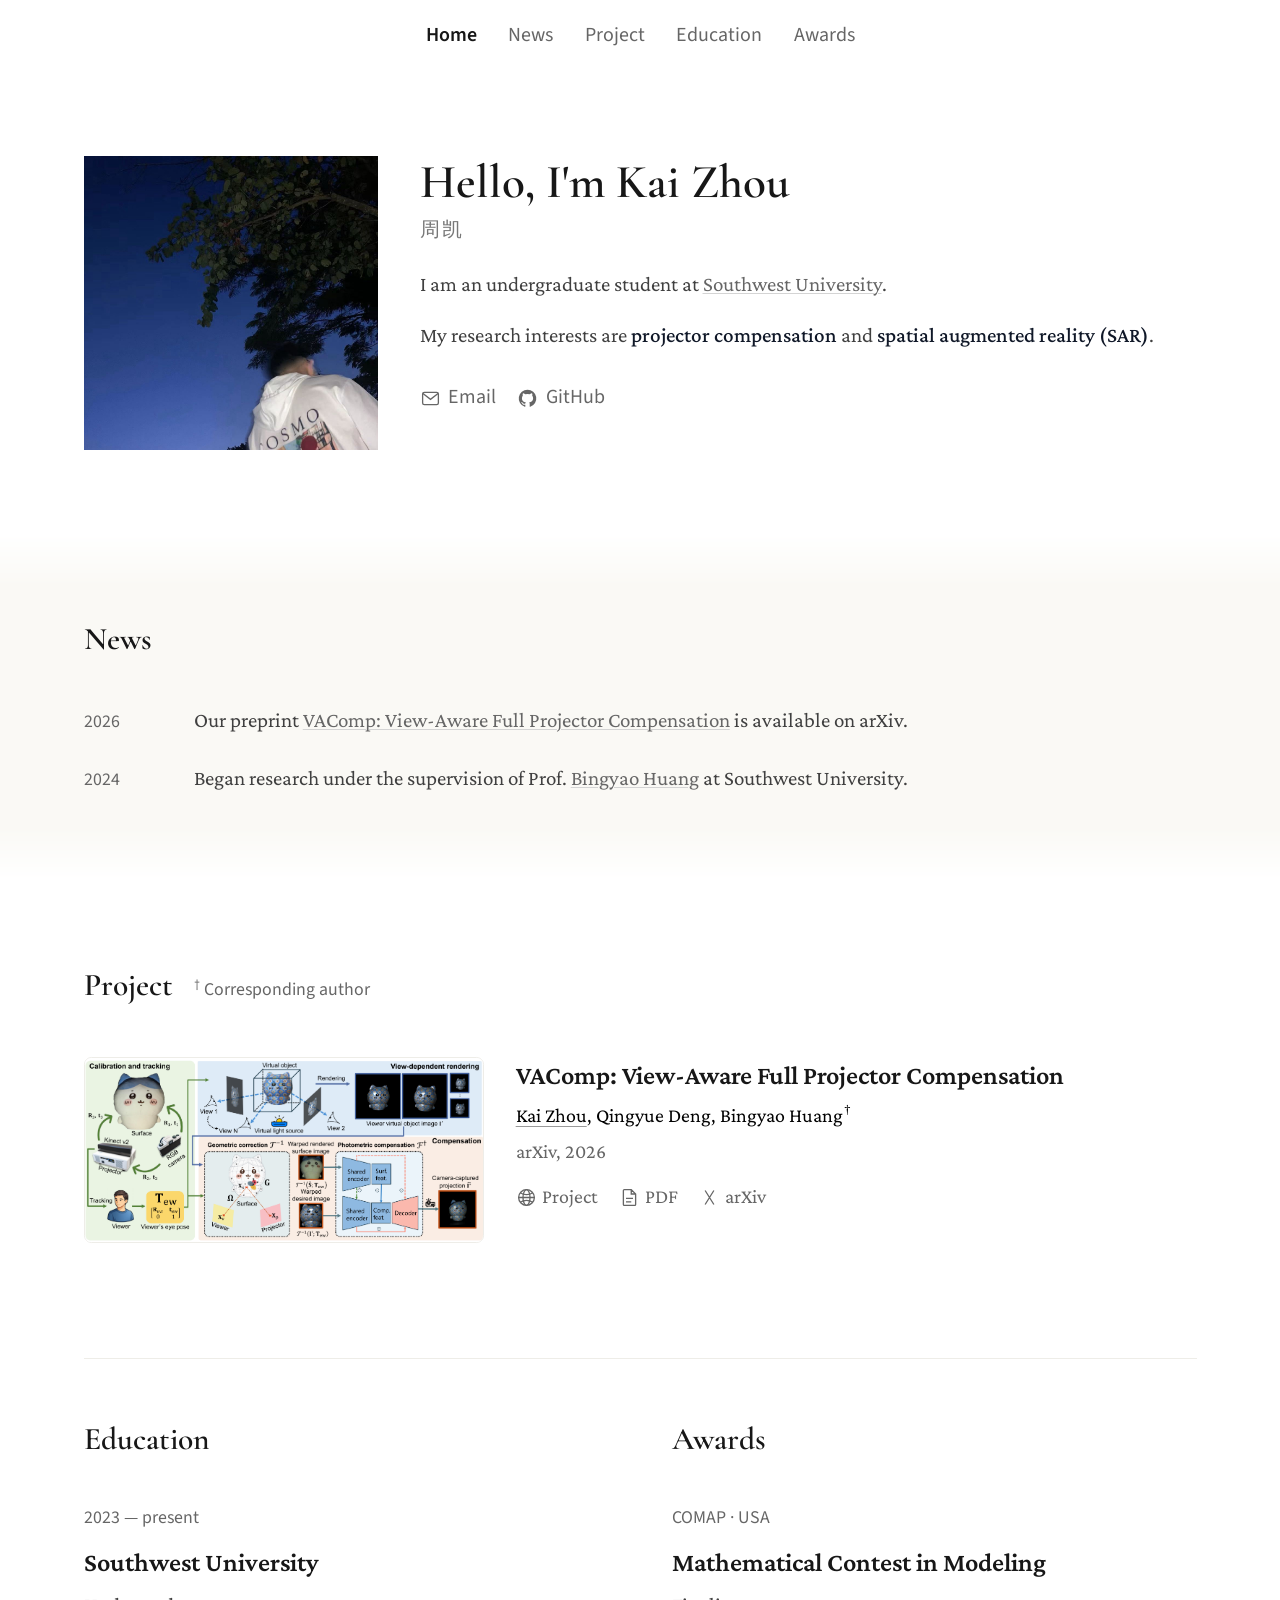
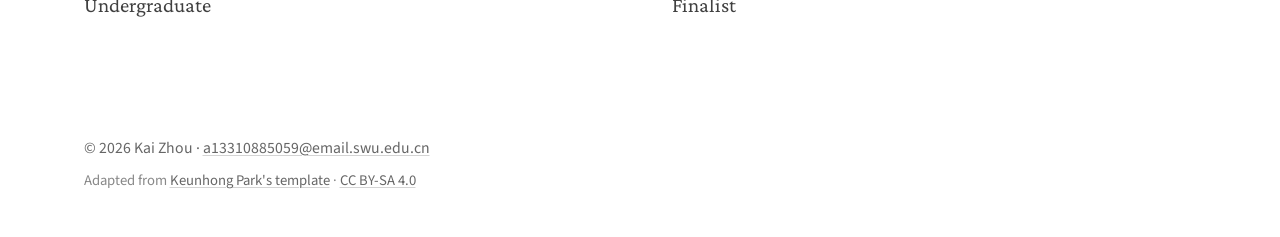
<file: index.html>
<!DOCTYPE html>
<html lang="en">
<head>
  <meta charset="utf-8">
  <meta name="viewport" content="width=device-width, initial-scale=1">
  <meta name="description" content="Kai Zhou — undergraduate at Southwest University. Research in projector compensation and spatial augmented reality.">
  <meta name="author" content="Kai Zhou">
  <meta name="theme-color" content="#ffffff">
  <title>Kai Zhou | 周凯</title>
  <link rel="icon" href="assets/favicon.ico">
  <link rel="stylesheet" href="assets/fonts.css">
  <link rel="stylesheet" href="assets/template.css">
  <link rel="stylesheet" href="assets/homepage.css">
</head>
<body class="bg-surface text-text font-serif antialiased" id="home">
  <a class="skip-link" href="#main">Skip to content</a>
  <header class="py-4 bg-surface">
    <div class="max-w-4xl mx-auto px-6">
      <nav class="flex items-center justify-center" aria-label="Main navigation">
        <ul class="flex items-center gap-6 text-sm font-sans">
          <li><a class="text-text font-bold no-underline" href="#home">Home</a></li>
          <li><a class="text-text-muted no-underline hover:text-text" href="#news">News</a></li>
          <li><a class="text-text-muted no-underline hover:text-text" href="#project">Project</a></li>
          <li><a class="text-text-muted no-underline hover:text-text" href="#education">Education</a></li>
          <li><a class="text-text-muted no-underline hover:text-text" href="#awards">Awards</a></li>
        </ul>
      </nav>
    </div>
  </header>

  <main id="main">
    <section class="py-12 md:py-16 bg-surface" aria-labelledby="intro-title">
      <div class="max-w-4xl mx-auto px-6">
        <div class="flex flex-col items-center text-center md:text-left md:flex-row md:items-start gap-8">
          <div class="flex-shrink-0">
            <img class="w-48 h-48 md:w-56 md:h-56 object-cover portrait" src="assets/portrait.jpg" alt="Kai Zhou outdoors beneath trees against a blue evening sky" width="1080" height="1080" fetchpriority="high">
          </div>
          <div class="flex-1">
            <h1 class="font-display text-3xl md:text-4xl font-semibold text-text" id="intro-title">Hello, I'm Kai Zhou</h1>
            <p class="chinese-name" lang="zh-CN">周凯</p>
            <div class="text-text-body mt-4 max-w-prose leading-relaxed prose bio">
              <p>I am an undergraduate student at <a href="https://www.swu.edu.cn/" target="_blank" rel="noopener noreferrer">Southwest University</a>.</p>
              <p>My research interests are <strong>projector compensation</strong> and <strong>spatial augmented reality (SAR)</strong>.</p>
            </div>
            <div class="flex flex-wrap justify-center md:justify-start gap-4 mt-6 profile-links">
              <a class="inline-flex items-center text-text-muted hover:text-text font-sans text-sm no-underline" href="mailto:a13310885059@email.swu.edu.cn">
                <svg class="w-4 h-4 mr-1.5" viewBox="0 0 24 24" fill="none" stroke="currentColor" stroke-width="1.5" aria-hidden="true"><rect x="3" y="5" width="18" height="14" rx="2"/><path d="m3 6 9 7 9-7"/></svg>Email
              </a>
              <a class="inline-flex items-center text-text-muted hover:text-text font-sans text-sm no-underline" href="https://github.com/RealKaizhou" target="_blank" rel="noopener noreferrer">
                <svg class="w-4 h-4 mr-1.5" viewBox="0 0 24 24" fill="currentColor" aria-hidden="true"><path d="M12 2a10 10 0 0 0-3.16 19.49c.5.09.68-.22.68-.48v-1.86c-2.78.6-3.37-1.18-3.37-1.18-.45-1.15-1.11-1.46-1.11-1.46-.91-.62.07-.61.07-.61 1 .07 1.53 1.03 1.53 1.03.89 1.53 2.34 1.09 2.91.83.09-.64.35-1.09.64-1.34-2.22-.25-4.55-1.11-4.55-4.94 0-1.09.39-1.98 1.03-2.68-.1-.25-.45-1.27.1-2.65 0 0 .84-.27 2.75 1.03a9.6 9.6 0 0 1 5 0c1.91-1.3 2.75-1.03 2.75-1.03.55 1.38.2 2.4.1 2.65.64.7 1.03 1.59 1.03 2.68 0 3.84-2.34 4.68-4.57 4.93.36.31.68.92.68 1.85v2.75c0 .27.18.58.69.48A10 10 0 0 0 12 2Z"/></svg>GitHub
              </a>
            </div>
          </div>
        </div>
      </div>
    </section>

    <section class="relative py-12 md:py-16" id="news" aria-labelledby="news-title">
      <div class="absolute inset-0 bg-surface-muted news-background" aria-hidden="true"></div>
      <div class="relative max-w-4xl mx-auto px-6">
        <h2 class="font-display text-2xl font-semibold text-text mb-8" id="news-title">News</h2>
        <ul class="news-list">
          <li class="news-item">
            <time class="news-date font-sans text-text-muted" datetime="2026">2026</time>
            <p class="text-text-body">Our preprint <a href="https://arxiv.org/abs/2611.10637">VAComp: View-Aware Full Projector Compensation</a> is available on arXiv.</p>
          </li>
          <li class="news-item">
            <time class="news-date font-sans text-text-muted" datetime="2024">2024</time>
            <p class="text-text-body">Began research under the supervision of Prof. <a href="https://bingyaohuang.github.io/">Bingyao Huang</a> at Southwest University.</p>
          </li>
        </ul>
      </div>
    </section>

    <section class="py-12 md:py-16 bg-surface" id="project" aria-labelledby="project-title">
      <div class="max-w-4xl mx-auto px-6">
        <div class="project-heading">
          <h2 class="font-display text-2xl font-semibold text-text" id="project-title">Project</h2>
          <p class="corresponding-note" id="corresponding-note"><sup>†</sup> Corresponding author</p>
        </div>
        <article class="publication flex flex-col md:flex-row gap-6 py-6">
          <div class="w-full md:w-1/5 flex-shrink-0 publication-thumbnail">
            <a class="publication-image no-underline" href="https://realkaizhou.github.io/VAComp/" aria-label="Open the VAComp project">
              <img src="assets/vacomp-method-crop.png" alt="VAComp Method crop showing calibration and tracking, view-dependent rendering, and compensation" width="4401" height="2042" loading="lazy">
            </a>
          </div>
          <div class="flex-1">
            <h3 class="font-serif text-xl font-semibold"><a class="text-text hover:text-text-body no-underline" href="https://realkaizhou.github.io/VAComp/">VAComp: View-Aware Full Projector Compensation</a></h3>
            <p class="text-sm mt-1.5 authors"><a class="author-name author-self" href="#home" title="Kai Zhou — this website">Kai Zhou</a>, <a class="author-name" href="https://realqingyue.github.io/">Qingyue Deng</a>, <a class="author-name" href="https://bingyaohuang.github.io/">Bingyao Huang</a><sup class="corresponding-marker" aria-label="Corresponding author" aria-describedby="corresponding-note">†</sup></p>
            <p class="text-text-muted text-sm mt-1">arXiv, 2026</p>
            <div class="flex flex-wrap gap-x-4 gap-y-1 mt-3 text-sm publication-links">
              <a class="inline-flex items-center text-text-muted hover:text-text no-underline" href="https://realkaizhou.github.io/VAComp/"><svg viewBox="0 0 24 24" fill="none" stroke="currentColor" stroke-width="1.5" aria-hidden="true"><circle cx="12" cy="12" r="9"/><ellipse cx="12" cy="12" rx="4" ry="9"/><path d="M3 12h18M5 6.5c4 3 10 3 14 0M5 17.5c4-3 10-3 14 0"/></svg>Project</a>
              <a class="inline-flex items-center text-text-muted hover:text-text no-underline" href="https://arxiv.org/pdf/2611.10637"><svg viewBox="0 0 24 24" fill="none" stroke="currentColor" stroke-width="1.5" aria-hidden="true"><path d="M14 3H6a1 1 0 0 0-1 1v16a1 1 0 0 0 1 1h12a1 1 0 0 0 1-1V8Zm0 0v5h5M8 13h8M8 17h6"/></svg>PDF</a>
              <a class="inline-flex items-center text-text-muted hover:text-text no-underline" href="https://arxiv.org/abs/2611.10637"><svg viewBox="0 0 24 24" fill="none" stroke="currentColor" stroke-width="1.5" aria-hidden="true"><path d="m7 4 10 16M17 4 7 20"/></svg>arXiv</a>
            </div>
          </div>
        </article>
      </div>
    </section>

    <section class="credentials bg-surface" aria-label="Education and awards">
      <div class="max-w-4xl mx-auto px-6">
        <div class="credentials-grid">
          <section id="education" aria-labelledby="education-title">
            <h2 class="font-display text-2xl font-semibold text-text mb-8" id="education-title">Education</h2>
            <p class="credential-date font-sans text-text-muted">2023 — present</p>
            <h3 class="font-serif text-xl font-semibold">Southwest University</h3>
            <p class="text-text-body credential-detail">Undergraduate</p>
          </section>
          <section id="awards" aria-labelledby="awards-title">
            <h2 class="font-display text-2xl font-semibold text-text mb-8" id="awards-title">Awards</h2>
            <p class="credential-date font-sans text-text-muted">COMAP · USA</p>
            <h3 class="font-serif text-xl font-semibold">Mathematical Contest in Modeling</h3>
            <p class="text-text-body credential-detail">Finalist</p>
          </section>
        </div>
      </div>
    </section>
  </main>

  <footer class="site-footer max-w-4xl mx-auto px-6 text-text-muted font-sans">
    <p>© 2026 Kai Zhou <span aria-hidden="true">·</span> <a href="mailto:a13310885059@email.swu.edu.cn">a13310885059@email.swu.edu.cn</a></p>
    <p class="template-credit">Adapted from <a href="https://keunhong.com/">Keunhong Park's template</a> · <a href="https://creativecommons.org/licenses/by-sa/4.0/" rel="license">CC BY-SA 4.0</a></p>
  </footer>
</body>
</html>
</file>
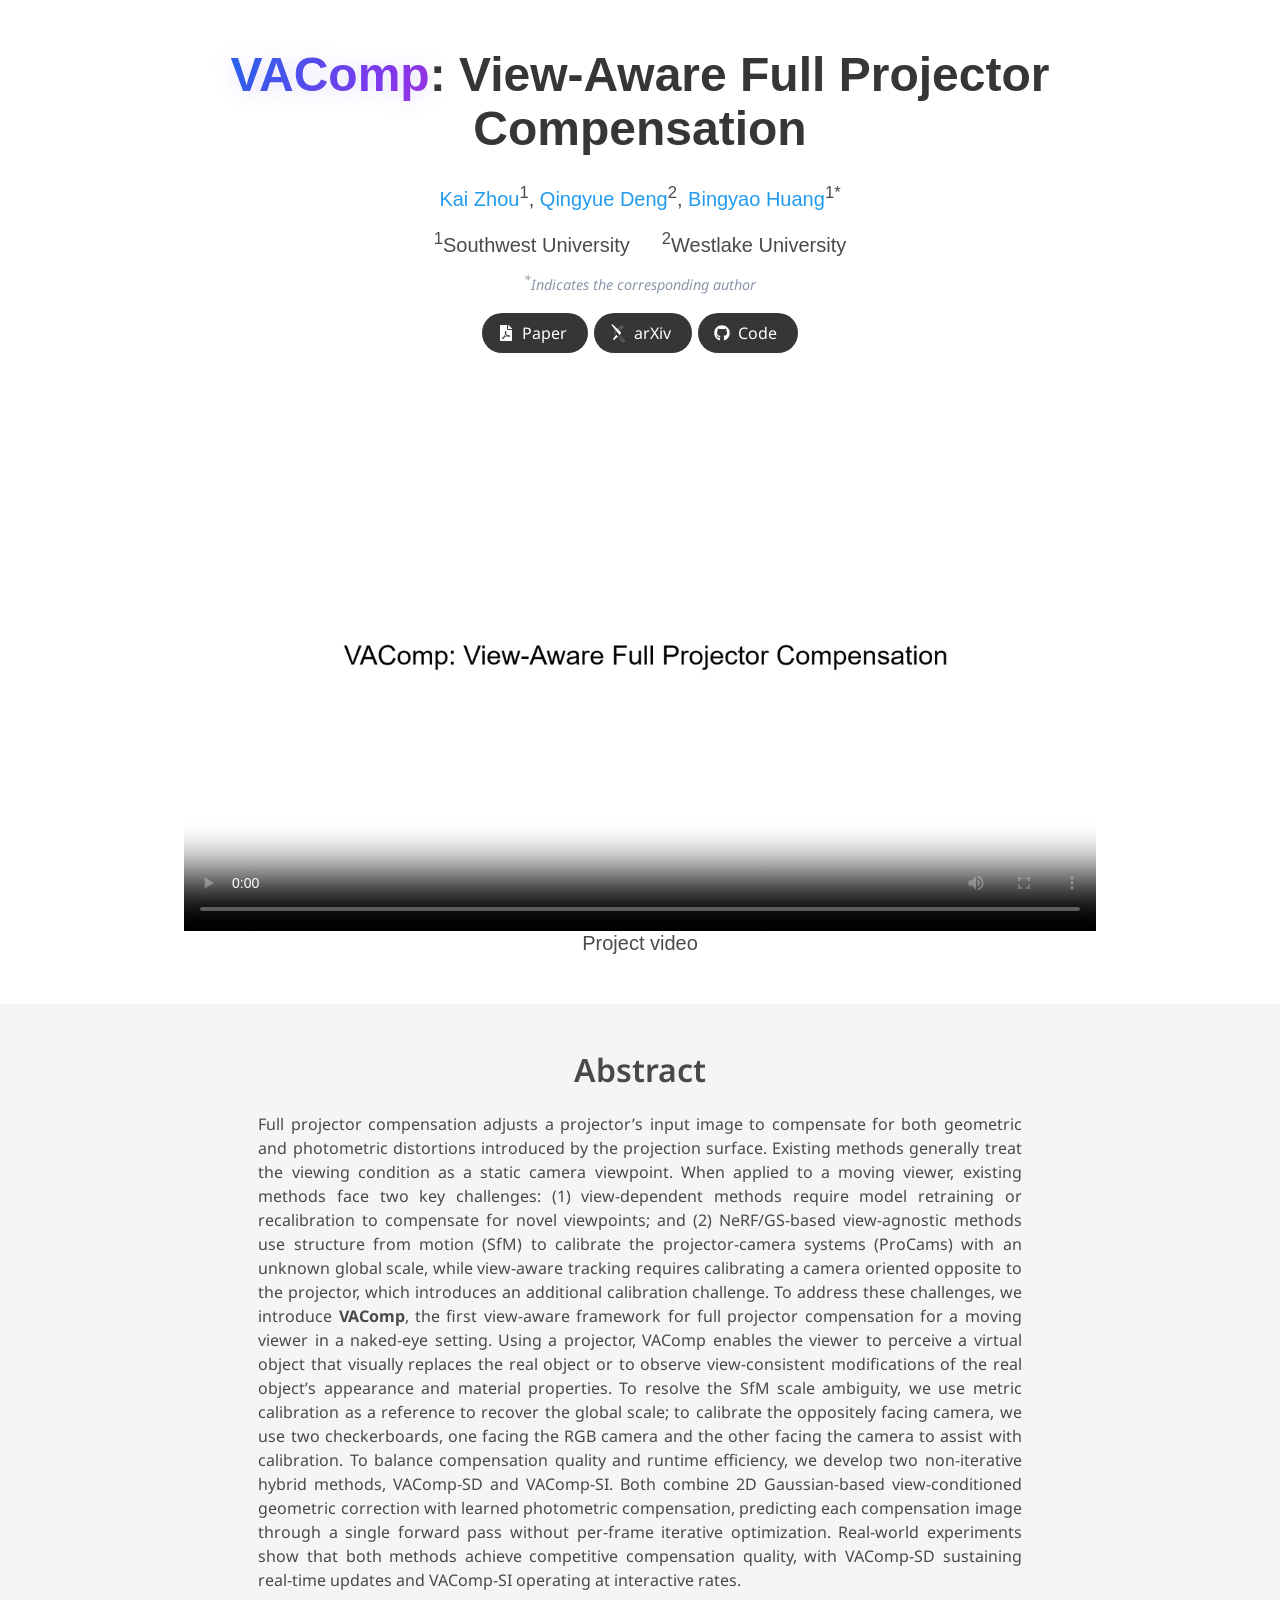
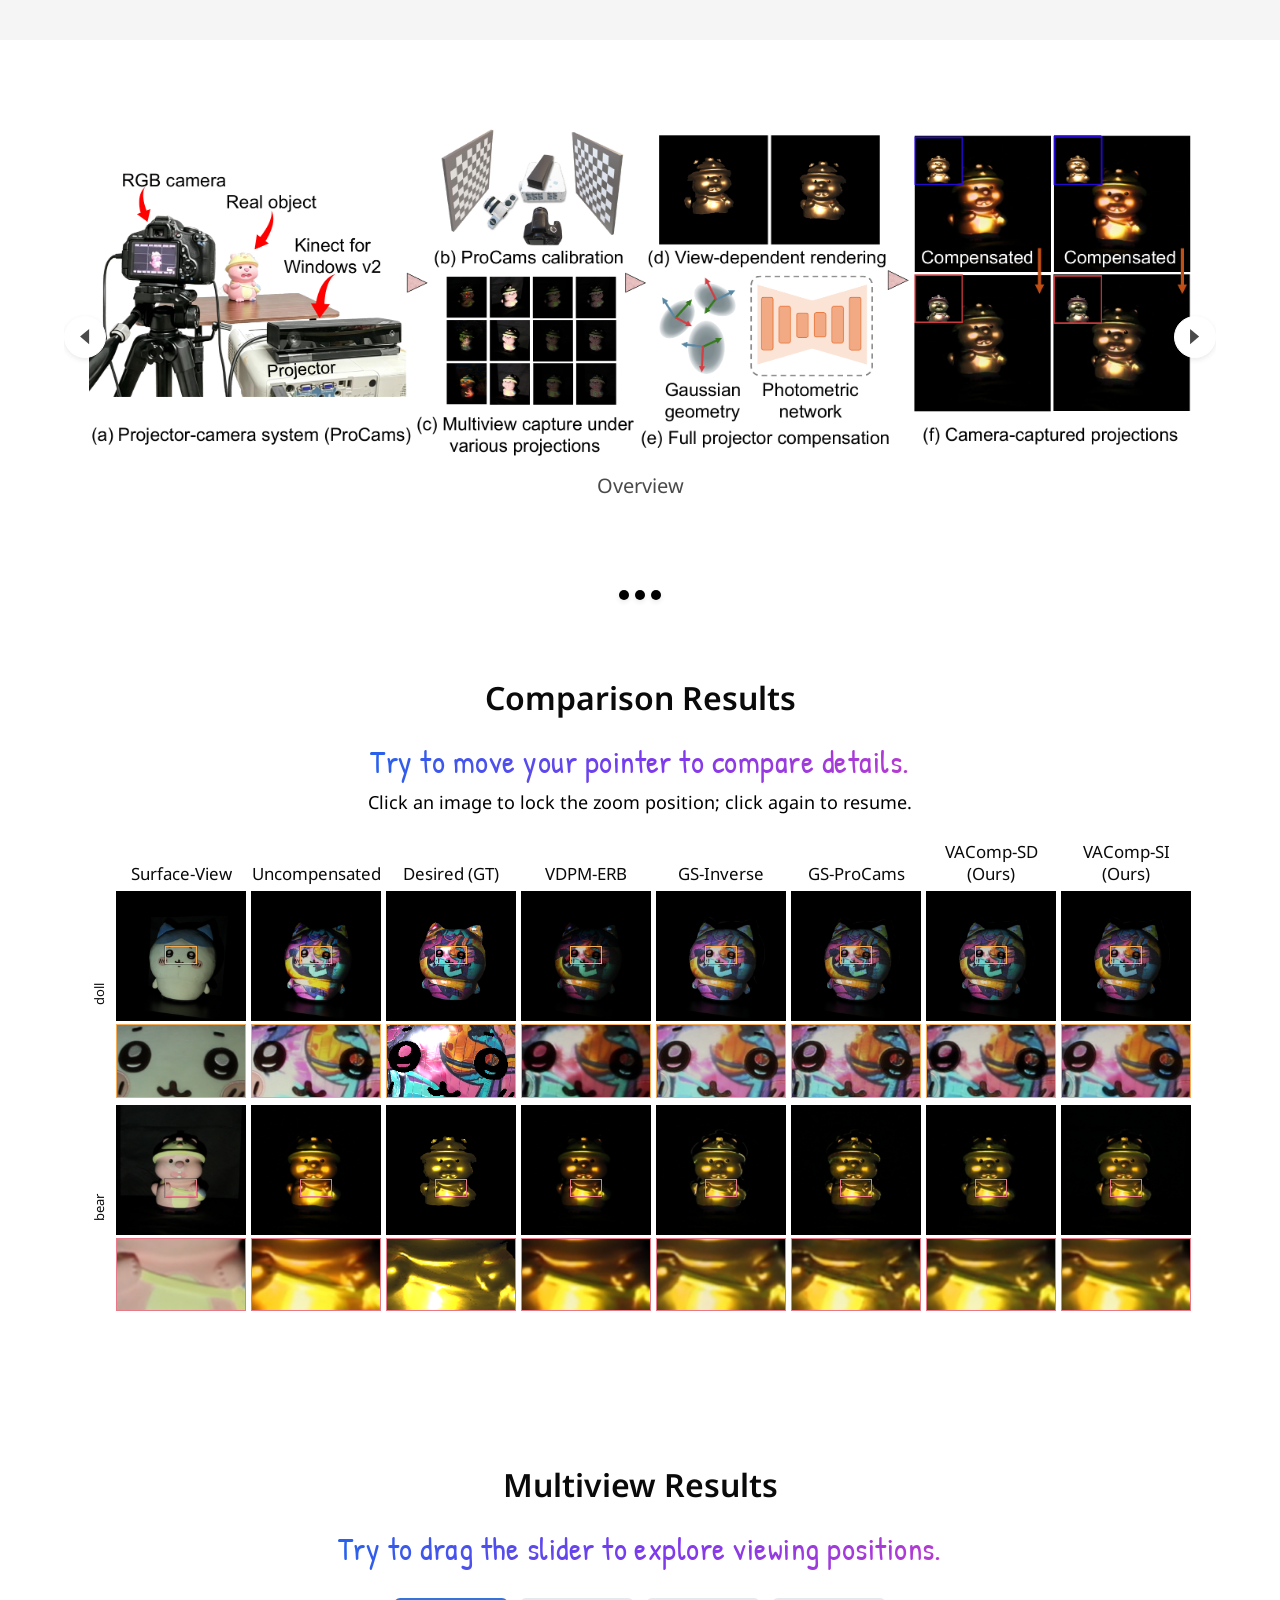
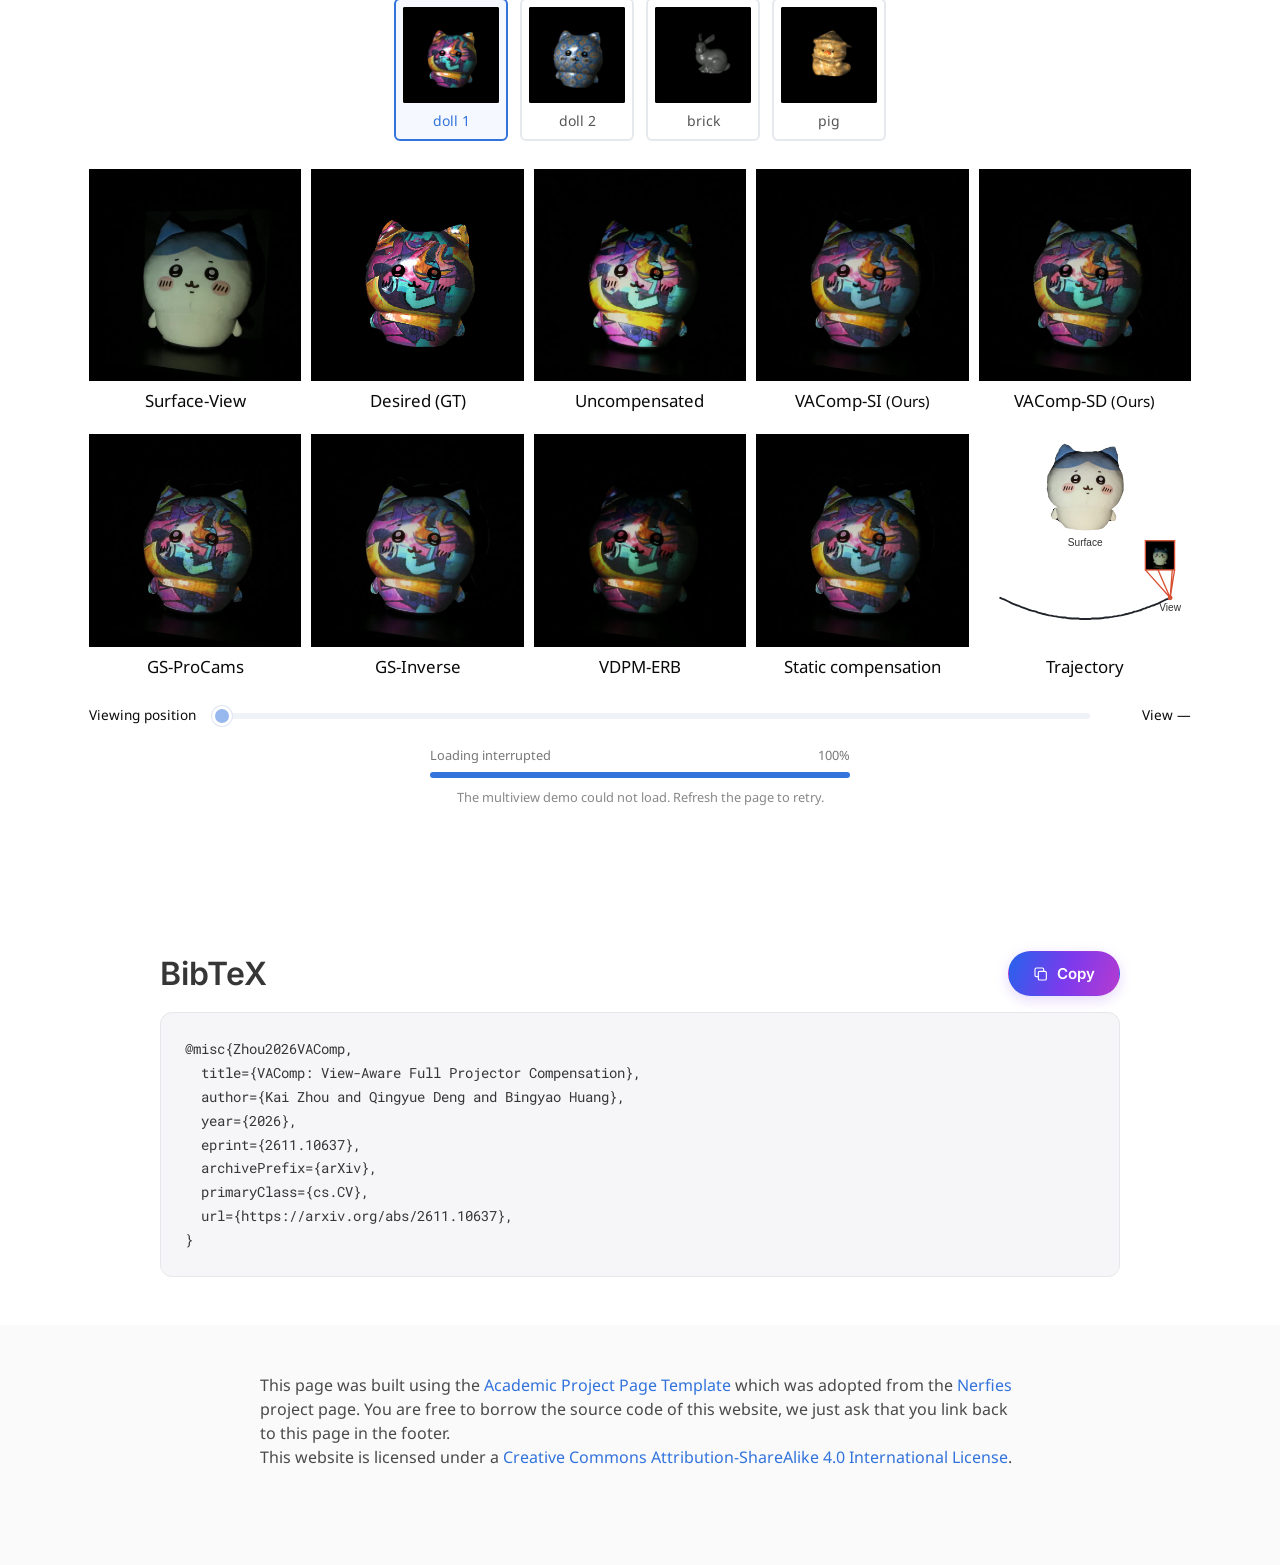
<file: VAComp/index.html>
<!DOCTYPE html>
<html lang="en">
<head>

<meta charset="utf-8"/>


<meta content="VAComp: View-Aware Full Projector Compensation" name="description"/>














<meta content="width=device-width, initial-scale=1" name="viewport"/>
<title>VAComp: View-Aware Full Projector Compensation</title>
<link rel="icon" type="image/x-icon" href="favicon.ico?v=3343ad37827c"/>
<link rel="icon" type="image/png" sizes="32x32" href="static/images/favicon.png?v=427edb956cc9"/>

<link href="https://fonts.googleapis.com/css?family=Google+Sans|Noto+Sans|Castoro" rel="stylesheet"/>
<link href="static/css/bulma.min.css" rel="stylesheet"/>
<link href="static/css/bulma-carousel.min.css" rel="stylesheet"/>



<link href="static/css/index.css?v=aligned-links-v3" rel="stylesheet"/>
<style>
    .blue-text {
      color: hsl(204, 84%, 62%) !important;
    }

    .zoom-component {
      display: inline-block;
      width: 100%;
      margin-bottom: 2rem;
    }

    .grid-container {
      display: grid;
      grid-template-columns: repeat(7, 1fr);
      gap: 10px;
      justify-content: center;
    }

    .image-box {
      position: relative;
      aspect-ratio: 1/1;
      cursor: crosshair;
    }

    .image-box img {
      width: 100%;
      height: 100%;
      object-fit: cover;
    }

    .zoom-cursor {
      position: absolute;
      width: 20%;
      height: 20%;
      border: 2px solid #fff;
      box-shadow: 0 0 5px rgba(0, 0, 0, 0.3);
      pointer-events: none;
      display: none;
    }

    .text-row {
      text-align: center;
      padding: 0 0;
      display: flex;
      flex-direction: column;
      justify-content: space-between;
    }

    .zoom-preview {
      background: #f0f0f0;
      background-size: 500% 500%;
    }

    .placeholder {
      background-image: url('data:image/svg+xml;utf8,<svg xmlns="http://www.w3.org/2000/svg" viewBox="0 0 100 100" width="100" height="100"><rect width="100" height="100" fill="#ddd"/></svg>');
    }

    .margin-14rem {
      margin-left: 14rem;
      margin-right: 14rem;
    }
  
    /* Empty slots; preserve container widths after removing original media/text. */
    .hero .container { width: 100%; }
    .resource-placeholder { aspect-ratio: 16 / 9; width: 100%; display: flex; align-items: center; justify-content: center; background: #f5f5f5; color: #999; font-size: 16px; }
</style>


<script defer="" src="static/js/fontawesome.all.min.js"></script>
<script src="static/js/bulma-carousel.min.js"></script>

<script src="static/js/index.js?v=citation-copy-v1"></script>
</head>
<body>
<section class="hero">
<div class="hero-body">
<div class="container is-max-desktop">
<div class="columns is-centered">
<div class="column has-text-centered">
<h1 class="title is-1 publication-title"><span class="vacomp-word">VAComp</span>: View-Aware Full Projector Compensation</h1>
<h3 class="title is-5 publication-title"><!-- TODO: venue and year --></h3>
<div class="is-size-5 publication-authors">
<span class="author-block"><a href="https://realkaizhou.github.io/" target="_blank" rel="noopener noreferrer">Kai Zhou</a><sup>1</sup>,</span>
<span class="author-block"><a href="https://realqingyue.github.io/" target="_blank" rel="noopener noreferrer">Qingyue Deng</a><sup>2</sup>,</span>
<span class="author-block"><a href="https://bingyaohuang.github.io/" target="_blank" rel="noopener noreferrer">Bingyao Huang</a><sup>1*</sup></span>
</div>
<div class="is-size-5 publication-authors publication-affiliations">
<span class="author-block" title="College of Computer and Information Science, Southwest University, Chongqing, China"><sup>1</sup>Southwest University</span>
<span class="author-block" title="School of Engineering, Westlake University, Hangzhou, Zhejiang, China"><sup>2</sup>Westlake University</span>
</div>
<p class="corresponding-note"><sup>*</sup>Indicates the corresponding author</p>
<div class="column has-text-centered">
<div class="publication-links">

<span class="link-block">
<a class="external-link button is-normal is-rounded is-dark" href="https://arxiv.org/pdf/2611.10637" target="_blank" rel="noopener noreferrer">
<span class="icon" aria-hidden="true"><i class="fas fa-file-pdf"></i></span>
<span>Paper</span>
</a>
</span>

<span class="link-block">
<a class="external-link button is-normal is-rounded is-dark" href="https://arxiv.org/abs/2611.10637" target="_blank" rel="noopener noreferrer">
<!-- arXiv glyph: Academicons by James Walsh, SIL OFL 1.1. -->
<span class="icon" aria-hidden="true"><svg xmlns="http://www.w3.org/2000/svg" viewBox="0 0 448 512" width="16" height="18" aria-hidden="true" focusable="false"><path fill="currentColor" transform="translate(0 448) scale(1 -1)" d="M62 440Q66 440 70.5 437.5Q75 435 77 432L79 430L219 296L320 388Q328 396 338 396Q340 396 341 396Q357 392 365 378Q370 366 358 350H357L270 247L295 222Q308 211 308.0 193.5Q308 176 295 164L272 143L401 -12Q411 -22 407 -36Q403 -50 389 -55Q385 -56 382 -56Q371 -56 363 -48L217 91L122 3Q116 -5 106 -5Q91 -5 85 9Q80 23 92 36L172 134L143 161Q129 176 129.5 195.0Q130 214 145 229L170 252Q59 386 48 402Q37 417 41 427Q47 440 62 440ZM338 389Q330 388 325 382L224 291L265 252L352 354Q361 367 358 375Q352 385 341 389Q339 389 338 389ZM175 247 150 224Q137 211 136.5 195.5Q136 180 148 167L368 -43Q374 -48 382 -49Q384 -49 387 -48Q397 -44 400 -34Q403 -26 395 -17Z"/></svg></span>
<span>arXiv</span>
</a>
</span>



<span class="link-block">
<a class="external-link button is-normal is-rounded is-dark" href="https://github.com/RealKaizhou/VAComp" target="_blank" rel="noopener noreferrer">
<span class="icon" aria-hidden="true">
<i class="fab fa-github"></i>
</span>
<span>Code</span>
</a>
</span>


</div>
</div>
</div>
</div>
</div>
</div>
</section>

<section class="hero teaser">
<div class="container is-max-desktop">
<div class="hero-body">
<video id="project-video" class="project-video" controls playsinline preload="metadata" poster="static/images/vacomp-demo-poster.jpg?v=93c8b3b53b74" width="1920" height="1080" aria-label="VAComp: View-Aware Full Projector Compensation demo">
<source src="static/videos/vacomp-demo.mp4?v=5cdad9b48919" type="video/mp4"/>
Your browser does not support embedded video. <a href="static/videos/vacomp-demo.mp4?v=5cdad9b48919">Download the project video</a>.
</video>
<h2 class="subtitle has-text-centered">Project video</h2>
</div>
</div>
</section>


<section class="section hero is-light" id="abstract">
<div class="container is-max-desktop">
<div class="columns is-centered has-text-centered">
<div class="column is-four-fifths">
<h2 class="title is-3">Abstract</h2>
<div class="content has-text-justified">
<p>Full projector compensation adjusts a projector’s input image to compensate for both geometric and photometric distortions introduced by the projection surface. Existing methods generally treat the viewing condition as a static camera viewpoint. When applied to a moving viewer, existing methods face two key challenges: (1) view-dependent methods require model retraining or recalibration to compensate for novel viewpoints; and (2) NeRF/GS-based view-agnostic methods use structure from motion (SfM) to calibrate the projector-camera systems (ProCams) with an unknown global scale, while view-aware tracking requires calibrating a camera oriented opposite to the projector, which introduces an additional calibration challenge. To address these challenges, we introduce <strong>VAComp</strong>, the first view-aware framework for full projector compensation for a moving viewer in a naked-eye setting. Using a projector, VAComp enables the viewer to perceive a virtual object that visually replaces the real object or to observe view-consistent modifications of the real object’s appearance and material properties. To resolve the SfM scale ambiguity, we use metric calibration as a reference to recover the global scale; to calibrate the oppositely facing camera, we use two checkerboards, one facing the RGB camera and the other facing the camera to assist with calibration. To balance compensation quality and runtime efficiency, we develop two non-iterative hybrid methods, VAComp-SD and VAComp-SI. Both combine 2D Gaussian-based view-conditioned geometric correction with learned photometric compensation, predicting each compensation image through a single forward pass without per-frame iterative optimization. Real-world experiments show that both methods achieve competitive compensation quality, with VAComp-SD sustaining real-time updates and VAComp-SI operating at interactive rates.</p>
</div>
</div>
</div>
</div>
</section>


<section class="hero is-small">
<div class="hero-body">
<div class="container">
<div class="carousel results-carousel" id="results-carousel">
<div class="item">
<a href="static/pdfs/teaser.pdf" target="_blank" rel="noopener noreferrer" title="Open the original Overview PDF" aria-label="Overview: open the original PDF">
<img src="static/images/teaser.png" width="2800" height="977" alt="VAComp overview: projector-camera setup, calibration, multiview capture, view-dependent rendering, full projector compensation, and camera-captured projections."/>
</a>
<h2 class="subtitle has-text-centered">
              Overview
            </h2>
</div>
<div class="item">
<a href="static/pdfs/pipeline.pdf?v=4579645aaa6a" target="_blank" rel="noopener noreferrer" title="Open the original Method PDF" aria-label="Method: open the original PDF">
<img src="static/images/pipeline.png?v=844951bb3054" width="2800" height="1121" alt="VAComp method pipeline showing calibration and viewer tracking, view-dependent rendering, geometric correction, and photometric compensation."/>
</a>
<h2 class="subtitle has-text-centered">
              Method
            </h2>
</div>
<div class="item">
<a href="static/pdfs/calibration_pipeline.pdf?v=39e2875572e8" target="_blank" rel="noopener noreferrer" title="Open the original Calibration Method PDF" aria-label="Calibration Method: open the original PDF">
<img src="static/images/calibration_pipeline.png?v=ff67b00339d4" width="2800" height="1192" alt="Calibration method: calibration procedures for the projector, RGB camera, Kinect v2 and wide-angle RGB camera, and their coordinate relationships."/>
</a>
<h2 class="subtitle has-text-centered">
              Calibration Method
            </h2>
</div>
</div>
</div>
</div>
</section>







<section class="section hero is-white" id="comparison-results">
<div class="hero-body has-text-centered">
<div class="container">
<h2 class="title is-3">Comparison Results</h2>
<p class="comparison-help"><span class="comparison-help-emphasis">Try to move your pointer to compare details.</span><span>Click an image to lock the zoom position; click again to resume.</span></p>
<div class="comparison-scroll" tabindex="0" role="region" aria-label="Projector compensation comparisons. Scroll horizontally on smaller screens.">
<div class="comparison-table">
<div class="comparison-headers"><span aria-hidden="true"></span>
<div>Surface-View</div>
<div><span id="comparison-size-reference">Uncompensated</span></div>
<div>Desired (GT)</div>
<div>VDPM-ERB</div>
<div>GS-Inverse</div>
<div>GS-ProCams</div>
<div>VAComp-SD<br><span>(Ours)</span></div>
<div>VAComp-SI<br><span>(Ours)</span></div>
</div>
<div class="comparison-row" data-scene="Doll" data-start-x="0.5" data-start-y="0.49">
<h3 class="comparison-scene">doll</h3><div class="comparison-grid">
<button type="button" class="image-box comparison-image" data-index="0" aria-label="Doll — Surface-View. Use arrow keys to move the magnifier.">
<img src="static/images/01_full_images/doll_view26_01_surface_view.png" width="800" height="800" loading="lazy" decoding="async" alt="Doll — Surface-View"/>
<span class="zoom-cursor" aria-hidden="true"></span>
</button>
<button type="button" class="image-box comparison-image" data-index="1" aria-label="Doll — Uncompensated. Use arrow keys to move the magnifier.">
<img src="static/images/01_full_images/doll_view26_02_uncompensated.png" width="800" height="800" loading="lazy" decoding="async" alt="Doll — Uncompensated"/>
<span class="zoom-cursor" aria-hidden="true"></span>
</button>
<button type="button" class="image-box comparison-image" data-index="2" aria-label="Doll — Desired (GT). Use arrow keys to move the magnifier.">
<img src="static/images/01_full_images/doll_view26_03_desired_gt.png" width="800" height="800" loading="lazy" decoding="async" alt="Doll — Desired (GT)"/>
<span class="zoom-cursor" aria-hidden="true"></span>
</button>
<button type="button" class="image-box comparison-image" data-index="3" aria-label="Doll — VDPM-ERB. Use arrow keys to move the magnifier.">
<img src="static/images/01_full_images/doll_view26_04_vdpm_erb.png" width="800" height="800" loading="lazy" decoding="async" alt="Doll — VDPM-ERB"/>
<span class="zoom-cursor" aria-hidden="true"></span>
</button>
<button type="button" class="image-box comparison-image" data-index="4" aria-label="Doll — GS-Inverse. Use arrow keys to move the magnifier.">
<img src="static/images/01_full_images/doll_view26_05_gs_inverse.png" width="800" height="800" loading="lazy" decoding="async" alt="Doll — GS-Inverse"/>
<span class="zoom-cursor" aria-hidden="true"></span>
</button>
<button type="button" class="image-box comparison-image" data-index="5" aria-label="Doll — GS-ProCams. Use arrow keys to move the magnifier.">
<img src="static/images/01_full_images/doll_view26_06_gs_procams.png" width="800" height="800" loading="lazy" decoding="async" alt="Doll — GS-ProCams"/>
<span class="zoom-cursor" aria-hidden="true"></span>
</button>
<button type="button" class="image-box comparison-image" data-index="6" aria-label="Doll — VAComp-SD. Use arrow keys to move the magnifier.">
<img src="static/images/01_full_images/doll_view26_07_vacomp_sd.png" width="800" height="800" loading="lazy" decoding="async" alt="Doll — VAComp-SD"/>
<span class="zoom-cursor" aria-hidden="true"></span>
</button>
<button type="button" class="image-box comparison-image" data-index="7" aria-label="Doll — VAComp-SI. Use arrow keys to move the magnifier.">
<img src="static/images/01_full_images/doll_view26_08_vacomp_si.png" width="800" height="800" loading="lazy" decoding="async" alt="Doll — VAComp-SI"/>
<span class="zoom-cursor" aria-hidden="true"></span>
</button>
<div class="zoom-preview comparison-detail" data-preview="0" role="img" aria-label="4× detail: Doll — Surface-View"></div>
<div class="zoom-preview comparison-detail" data-preview="1" role="img" aria-label="4× detail: Doll — Uncompensated"></div>
<div class="zoom-preview comparison-detail" data-preview="2" role="img" aria-label="4× detail: Doll — Desired (GT)"></div>
<div class="zoom-preview comparison-detail" data-preview="3" role="img" aria-label="4× detail: Doll — VDPM-ERB"></div>
<div class="zoom-preview comparison-detail" data-preview="4" role="img" aria-label="4× detail: Doll — GS-Inverse"></div>
<div class="zoom-preview comparison-detail" data-preview="5" role="img" aria-label="4× detail: Doll — GS-ProCams"></div>
<div class="zoom-preview comparison-detail" data-preview="6" role="img" aria-label="4× detail: Doll — VAComp-SD"></div>
<div class="zoom-preview comparison-detail" data-preview="7" role="img" aria-label="4× detail: Doll — VAComp-SI"></div>
</div></div>
<div class="comparison-row" data-scene="Bear" data-start-x="0.5" data-start-y="0.64">
<h3 class="comparison-scene">bear</h3><div class="comparison-grid">
<button type="button" class="image-box comparison-image" data-index="0" aria-label="Bear — Surface-View. Use arrow keys to move the magnifier.">
<img src="static/images/01_full_images/bear_view63_01_surface_view.png" width="800" height="800" loading="lazy" decoding="async" alt="Bear — Surface-View"/>
<span class="zoom-cursor" aria-hidden="true"></span>
</button>
<button type="button" class="image-box comparison-image" data-index="1" aria-label="Bear — Uncompensated. Use arrow keys to move the magnifier.">
<img src="static/images/01_full_images/bear_view63_02_uncompensated.png" width="800" height="800" loading="lazy" decoding="async" alt="Bear — Uncompensated"/>
<span class="zoom-cursor" aria-hidden="true"></span>
</button>
<button type="button" class="image-box comparison-image" data-index="2" aria-label="Bear — Desired (GT). Use arrow keys to move the magnifier.">
<img src="static/images/01_full_images/bear_view63_03_desired_gt.png" width="800" height="800" loading="lazy" decoding="async" alt="Bear — Desired (GT)"/>
<span class="zoom-cursor" aria-hidden="true"></span>
</button>
<button type="button" class="image-box comparison-image" data-index="3" aria-label="Bear — VDPM-ERB. Use arrow keys to move the magnifier.">
<img src="static/images/01_full_images/bear_view63_04_vdpm_erb.png" width="800" height="800" loading="lazy" decoding="async" alt="Bear — VDPM-ERB"/>
<span class="zoom-cursor" aria-hidden="true"></span>
</button>
<button type="button" class="image-box comparison-image" data-index="4" aria-label="Bear — GS-Inverse. Use arrow keys to move the magnifier.">
<img src="static/images/01_full_images/bear_view63_05_gs_inverse.png" width="800" height="800" loading="lazy" decoding="async" alt="Bear — GS-Inverse"/>
<span class="zoom-cursor" aria-hidden="true"></span>
</button>
<button type="button" class="image-box comparison-image" data-index="5" aria-label="Bear — GS-ProCams. Use arrow keys to move the magnifier.">
<img src="static/images/01_full_images/bear_view63_06_gs_procams.png" width="800" height="800" loading="lazy" decoding="async" alt="Bear — GS-ProCams"/>
<span class="zoom-cursor" aria-hidden="true"></span>
</button>
<button type="button" class="image-box comparison-image" data-index="6" aria-label="Bear — VAComp-SD. Use arrow keys to move the magnifier.">
<img src="static/images/01_full_images/bear_view63_07_vacomp_sd.png" width="800" height="800" loading="lazy" decoding="async" alt="Bear — VAComp-SD"/>
<span class="zoom-cursor" aria-hidden="true"></span>
</button>
<button type="button" class="image-box comparison-image" data-index="7" aria-label="Bear — VAComp-SI. Use arrow keys to move the magnifier.">
<img src="static/images/01_full_images/bear_view63_08_vacomp_si.png" width="800" height="800" loading="lazy" decoding="async" alt="Bear — VAComp-SI"/>
<span class="zoom-cursor" aria-hidden="true"></span>
</button>
<div class="zoom-preview comparison-detail" data-preview="0" role="img" aria-label="4× detail: Bear — Surface-View"></div>
<div class="zoom-preview comparison-detail" data-preview="1" role="img" aria-label="4× detail: Bear — Uncompensated"></div>
<div class="zoom-preview comparison-detail" data-preview="2" role="img" aria-label="4× detail: Bear — Desired (GT)"></div>
<div class="zoom-preview comparison-detail" data-preview="3" role="img" aria-label="4× detail: Bear — VDPM-ERB"></div>
<div class="zoom-preview comparison-detail" data-preview="4" role="img" aria-label="4× detail: Bear — GS-Inverse"></div>
<div class="zoom-preview comparison-detail" data-preview="5" role="img" aria-label="4× detail: Bear — GS-ProCams"></div>
<div class="zoom-preview comparison-detail" data-preview="6" role="img" aria-label="4× detail: Bear — VAComp-SD"></div>
<div class="zoom-preview comparison-detail" data-preview="7" role="img" aria-label="4× detail: Bear — VAComp-SI"></div>
</div></div>
</div>
</div>
</div>
</div>
</section>
<section class="section hero is-white" id="multiview-results">
<div class="hero-body has-text-centered">
<div class="container">
<h2 class="title is-3">Multiview Results</h2>
<p class="multiview-help"><span class="comparison-help-emphasis">Try to drag the slider to explore viewing positions.</span></p>
<div class="multiview-scenes" role="group" aria-label="Choose a multiview scene">
<button type="button" class="multiview-scene-button" data-multiview-scene="dull" aria-pressed="true"><img src="static/videos/demo/web/dull/Desired.jpg" width="96" height="96" alt=""/><span>doll 1</span></button>
<button type="button" class="multiview-scene-button" data-multiview-scene="dull_2" aria-pressed="false"><img src="static/videos/demo/web/dull_2/Desired.jpg" width="96" height="96" alt=""/><span>doll 2</span></button>
<button type="button" class="multiview-scene-button" data-multiview-scene="brick" aria-pressed="false"><img src="static/videos/demo/web/brick/Desired.jpg" width="96" height="96" alt=""/><span>brick</span></button>
<button type="button" class="multiview-scene-button" data-multiview-scene="pig_2" aria-pressed="false"><img src="static/videos/demo/web/pig_2/Desired.jpg" width="96" height="96" alt=""/><span>pig</span></button>
</div>
<div class="multiview-content">
<div class="multiview-scroll" tabindex="0" role="region" aria-label="Multiview result grid. Scroll horizontally on smaller screens.">
<div class="multiview-grid">
<figure class="multiview-tile">
<div class="multiview-frame">
<img class="multiview-poster" src="static/videos/demo/web/dull/surface.jpg" width="800" height="800" alt="Surface-View at the first viewing position" loading="lazy"/>
<canvas class="multiview-canvas" width="800" height="800" role="img" aria-label="Surface-View at the selected viewing position"></canvas>
<video class="multiview-video" data-method="surface" data-src="static/videos/demo/web/dull/surface.mp4" preload="none" muted playsinline hidden aria-hidden="true"></video>
</div>
<figcaption>Surface-View</figcaption>
</figure>
<figure class="multiview-tile">
<div class="multiview-frame">
<img class="multiview-poster" src="static/videos/demo/web/dull/Desired.jpg" width="800" height="800" alt="Desired (GT) at the first viewing position" loading="lazy"/>
<canvas class="multiview-canvas" width="800" height="800" role="img" aria-label="Desired (GT) at the selected viewing position"></canvas>
<video class="multiview-video" data-method="Desired" data-src="static/videos/demo/web/dull/Desired.mp4" preload="none" muted playsinline hidden aria-hidden="true"></video>
</div>
<figcaption>Desired (GT)</figcaption>
</figure>
<figure class="multiview-tile">
<div class="multiview-frame">
<img class="multiview-poster" src="static/videos/demo/web/dull/Un-Compen.jpg" width="800" height="800" alt="Uncompensated at the first viewing position" loading="lazy"/>
<canvas class="multiview-canvas" width="800" height="800" role="img" aria-label="Uncompensated at the selected viewing position"></canvas>
<video class="multiview-video" data-method="Un-Compen" data-src="static/videos/demo/web/dull/Un-Compen.mp4" preload="none" muted playsinline hidden aria-hidden="true"></video>
</div>
<figcaption><span id="multiview-size-reference">Uncompensated</span></figcaption>
</figure>
<figure class="multiview-tile">
<div class="multiview-frame">
<img class="multiview-poster" src="static/videos/demo/web/dull/GS-Comp.jpg" width="800" height="800" alt="VAComp-SI at the first viewing position" loading="lazy"/>
<canvas class="multiview-canvas" width="800" height="800" role="img" aria-label="VAComp-SI at the selected viewing position"></canvas>
<video class="multiview-video" data-method="GS-Comp" data-src="static/videos/demo/web/dull/GS-Comp.mp4" preload="none" muted playsinline hidden aria-hidden="true"></video>
</div>
<figcaption>VAComp-SI <span>(Ours)</span></figcaption>
</figure>
<figure class="multiview-tile">
<div class="multiview-frame">
<img class="multiview-poster" src="static/videos/demo/web/dull/GS-PANet.jpg" width="800" height="800" alt="VAComp-SD at the first viewing position" loading="lazy"/>
<canvas class="multiview-canvas" width="800" height="800" role="img" aria-label="VAComp-SD at the selected viewing position"></canvas>
<video class="multiview-video" data-method="GS-PANet" data-src="static/videos/demo/web/dull/GS-PANet.mp4" preload="none" muted playsinline hidden aria-hidden="true"></video>
</div>
<figcaption>VAComp-SD <span>(Ours)</span></figcaption>
</figure>
<figure class="multiview-tile">
<div class="multiview-frame">
<img class="multiview-poster" src="static/videos/demo/web/dull/GS-ProCams.jpg" width="800" height="800" alt="GS-ProCams at the first viewing position" loading="lazy"/>
<canvas class="multiview-canvas" width="800" height="800" role="img" aria-label="GS-ProCams at the selected viewing position"></canvas>
<video class="multiview-video" data-method="GS-ProCams" data-src="static/videos/demo/web/dull/GS-ProCams.mp4" preload="none" muted playsinline hidden aria-hidden="true"></video>
</div>
<figcaption>GS-ProCams</figcaption>
</figure>
<figure class="multiview-tile">
<div class="multiview-frame">
<img class="multiview-poster" src="static/videos/demo/web/dull/GS-Inverse.jpg" width="800" height="800" alt="GS-Inverse at the first viewing position" loading="lazy"/>
<canvas class="multiview-canvas" width="800" height="800" role="img" aria-label="GS-Inverse at the selected viewing position"></canvas>
<video class="multiview-video" data-method="GS-Inverse" data-src="static/videos/demo/web/dull/GS-Inverse.mp4" preload="none" muted playsinline hidden aria-hidden="true"></video>
</div>
<figcaption>GS-Inverse</figcaption>
</figure>
<figure class="multiview-tile">
<div class="multiview-frame">
<img class="multiview-poster" src="static/videos/demo/web/dull/VDPM-ERB.jpg" width="800" height="800" alt="VDPM-ERB at the first viewing position" loading="lazy"/>
<canvas class="multiview-canvas" width="800" height="800" role="img" aria-label="VDPM-ERB at the selected viewing position"></canvas>
<video class="multiview-video" data-method="VDPM-ERB" data-src="static/videos/demo/web/dull/VDPM-ERB.mp4" preload="none" muted playsinline hidden aria-hidden="true"></video>
</div>
<figcaption>VDPM-ERB</figcaption>
</figure>
<figure class="multiview-tile">
<div class="multiview-frame">
<img class="multiview-poster" src="static/videos/demo/web/dull/Viewpoint-Mismatch.jpg" width="800" height="800" alt="Static compensation at the first viewing position" loading="lazy"/>
<canvas class="multiview-canvas" width="800" height="800" role="img" aria-label="Static compensation at the selected viewing position"></canvas>
<video class="multiview-video" data-method="Viewpoint-Mismatch" data-src="static/videos/demo/web/dull/Viewpoint-Mismatch.mp4" preload="none" muted playsinline hidden aria-hidden="true"></video>
</div>
<figcaption>Static compensation</figcaption>
</figure>
<figure class="multiview-tile multiview-trajectory">
<div class="multiview-frame">
<svg id="multiview-trajectory-svg" viewBox="0 0 800 800" role="img" aria-label="Surface and the selected camera position along the recorded viewing trajectory">
<image id="multiview-surface" href="static/videos/demo/images/doll.png" x="250" y="30" width="300" height="340" preserveAspectRatio="xMidYMid meet"/>
<text x="400" y="420" text-anchor="middle">Surface</text>
<path id="multiview-path" d="M80 617 Q400 775 720 617" fill="none" stroke="#20232a" stroke-width="7" stroke-linecap="round"/>
<path id="multiview-frustum" d="M720 617 L627 402 M720 617 L737 402 M720 617 L627 512 M720 617 L737 512" fill="none" stroke="#d95032" stroke-width="5"/>
<image id="multiview-view-thumbnail" href="static/videos/demo/web/dull/surface.jpg" x="627" y="402" width="110" height="110"/>
<rect id="multiview-view-outline" x="627" y="402" width="110" height="110" fill="none" stroke="#d95032" stroke-width="5"/>
<circle id="multiview-view-point" cx="720" cy="617" r="9" fill="#d95032"/>
<text id="multiview-view-label" x="720" y="667" text-anchor="middle">View</text>
</svg>
</div>
<figcaption>Trajectory</figcaption>
</figure>
</div>
</div>
<div class="multiview-controller">
<label for="multiview-slider">Viewing position</label>
<input id="multiview-slider" class="multiview-slider" type="range" min="0" max="77" value="0" step="1" disabled aria-valuetext="View 1 of 78"/>
<output id="multiview-position" for="multiview-slider">View 1 / 78</output>
</div>
<div class="multiview-loading">
<div class="multiview-loading-label"><span id="multiview-loading-stage" aria-live="polite">Loading...</span><span id="multiview-loading-percent">0%</span></div>
<progress id="multiview-loading-progress" max="100" value="0" aria-label="Video loading progress">0%</progress>
</div>
<p id="multiview-status" class="multiview-status" role="status"></p>
</div>
</div>
</div>
</section>

<section class="margin-14rem section hero is-small" hidden="" style="display: none;"><!-- Optional: add our content and remove hidden/display:none. -->
<div class="hero-body">
<div class="container">
<div class="item">
<div class="resource-placeholder">Figure to be added</div>
<h2 class="subtitle has-text-centered">Additional Results</h2>
</div>
</div>
</div>
</section>

<section class="margin-14rem section hero is-small" hidden="" style="display: none;"><!-- Optional: add our content and remove hidden/display:none. -->
<div class="hero-body">
<div class="container">
<div class="item">
<div class="resource-placeholder">Figure to be added</div>
<h2 class="subtitle has-text-centered">Additional Comparisons</h2>
</div>
</div>
</div>
</section>
<section class="margin-14rem section hero is-small" hidden="" style="display: none;"><!-- Optional: add our content and remove hidden/display:none. -->
<div class="hero-body">
<div class="container">
<div class="item item-video1">
<div class="resource-placeholder">Video to be added</div>
<h2 class="subtitle has-text-centered">Additional Video</h2>
</div>
</div>
</div>
</section>




<section class="section" id="bibtex" aria-labelledby="bibtex-title">
<div class="container is-max-desktop">
<div class="bibtex-header">
<h2 class="title is-3" id="bibtex-title">BibTeX</h2>
<button class="copy-bibtex-btn" type="button" aria-label="Copy BibTeX to clipboard" title="Copy BibTeX to clipboard">
<svg viewBox="0 0 24 24" fill="none" stroke="currentColor" stroke-width="1.7" aria-hidden="true"><rect x="8" y="8" width="12" height="13" rx="2"/><path d="M16 8V5a2 2 0 0 0-2-2H5a2 2 0 0 0-2 2v9a2 2 0 0 0 2 2h3"/></svg>
<span class="copy-text" aria-live="polite">Copy</span>
</button>
</div>
<pre class="citation-code" id="bibtex-code"><code>@misc{Zhou2026VAComp,
  title={VAComp: View-Aware Full Projector Compensation},
  author={Kai Zhou and Qingyue Deng and Bingyao Huang},
  year={2026},
  eprint={2611.10637},
  archivePrefix={arXiv},
  primaryClass={cs.CV},
  url={https://arxiv.org/abs/2611.10637},
}</code></pre>
</div>
</section>

<!-- Template attribution: adapted from https://jijiangli.github.io/DPCS/
     and https://github.com/eliahuhorwitz/Academic-project-page-template,
     based on https://nerfies.github.io/.
     Template license: https://creativecommons.org/licenses/by-sa/4.0/ -->

<footer class="footer">
<div class="container">
<div class="columns is-centered">
<div class="column is-8">
<div class="content">
<p>
              This page was built using the <a href="https://github.com/eliahuhorwitz/Academic-project-page-template" target="_blank" rel="noopener noreferrer">Academic Project Page Template</a> which was adopted from the <a href="https://nerfies.github.io" target="_blank" rel="noopener noreferrer">Nerfies</a> project page.
              You are free to borrow the source code of this website, we just ask that you link back to this page in the
              footer. <br/> This website is licensed under a <a href="https://creativecommons.org/licenses/by-sa/4.0/" rel="license noopener noreferrer" target="_blank">Creative
                Commons Attribution-ShareAlike 4.0 International License</a>.
</p>
</div>
</div>
</div>
</div>
</footer>






<script src="static/js/comparison.js?v=clean-labels" defer></script>
<script src="static/js/multiview.js?v=physical78-loading" type="module"></script>
</body>
</html>
</file>
<file: assets/fonts.css>
@font-face {
  font-family: 'Cormorant Garamond';
  font-style: normal;
  font-weight: 600;
  font-display: swap;
  src: url(font-705776b6237d.ttf) format('truetype');
}
@font-face {
  font-family: 'Crimson Pro';
  font-style: normal;
  font-weight: 400;
  font-display: swap;
  src: url(font-738d3a64ab97.ttf) format('truetype');
}
@font-face {
  font-family: 'Crimson Pro';
  font-style: normal;
  font-weight: 500;
  font-display: swap;
  src: url(font-5f614692e4dd.ttf) format('truetype');
}
@font-face {
  font-family: 'Crimson Pro';
  font-style: normal;
  font-weight: 600;
  font-display: swap;
  src: url(font-a241de9d0bc7.ttf) format('truetype');
}
@font-face {
  font-family: 'Source Sans 3';
  font-style: normal;
  font-weight: 400;
  font-display: swap;
  src: url(font-e9c6c0a715f8.ttf) format('truetype');
}
@font-face {
  font-family: 'Source Sans 3';
  font-style: normal;
  font-weight: 600;
  font-display: swap;
  src: url(font-4f9a6ab7145f.ttf) format('truetype');
}
</file>
<file: assets/homepage.css>
/* Adaptations to Keunhong Park's CC BY-SA 4.0 personal website template. */
html { --text-sm: .95rem; --text-sm--line-height: 1.5; font-size: 21px; line-height: 1.75; scroll-behavior: smooth; scroll-padding-top: 2rem; }
body { min-width: 280px; }
a:focus-visible { outline: 2px solid #64644e; outline-offset: 5px; border-radius: 2px; }
.skip-link { position: absolute; left: 1rem; top: -5rem; z-index: 10; background: white; padding: .5rem 1rem; }
.skip-link:focus { top: 1rem; }
.portrait { object-position: center 47%; }
.chinese-name { margin-top: .35rem; color: #777; font: .95rem/1.5 "Source Sans 3", "Microsoft YaHei", sans-serif; letter-spacing: .12em; }
.bio p { margin-top: .8em; margin-bottom: .8em; }
.bio strong { font-weight: 500; }
.news-background { mask-image: linear-gradient(to bottom, transparent, black 15%, black 85%, transparent); -webkit-mask-image: linear-gradient(to bottom, transparent, black 15%, black 85%, transparent); }
.news-item { display: grid; grid-template-columns: 4rem minmax(0, 1fr); gap: 1.25rem; align-items: baseline; }
.news-item + .news-item { margin-top: 1rem; }
.news-date { font-size: .85rem; font-variant-numeric: tabular-nums; }
.publication { padding-top: .4rem; }
.publication-thumbnail { width: 36%; max-width: 20rem; }
.publication-image { display: block; aspect-ratio: 4401 / 2042; overflow: hidden; border-radius: .35rem; background: white; border: 1px solid #eeede8; }
.publication-image img { width: 100%; height: auto; object-fit: contain; }
.publication-links svg { width: 1rem; height: 1rem; margin-right: .25rem; flex-shrink: 0; }
.project-heading { display: flex; align-items: baseline; flex-wrap: wrap; gap: .35rem 1rem; margin-bottom: 2rem; }
.corresponding-note { color: #666; font: 400 .85rem/1.5 var(--font-sans); margin: 0; }
.authors, .authors a.author-name { color: #000; font-size: .95rem; font-weight: 400; }
.authors a.author-name { text-decoration: none; }
.authors a.author-self { text-decoration: underline; text-decoration-color: #999; text-decoration-thickness: 1px; text-underline-offset: .2em; }
.authors a.author-name:hover { color: #000; text-decoration: underline; text-decoration-thickness: 1px; text-underline-offset: .2em; }
.corresponding-marker { margin-left: .08em; }
.credentials { padding-bottom: 4rem; }
.credentials-grid { border-top: 1px solid #eeede8; padding-top: 2.8rem; display: grid; grid-template-columns: 1fr 1fr; gap: 3rem; }
.credential-date { font-size: .85rem; margin-bottom: .5rem; }
.credential-detail { margin-top: .3rem; }
.site-footer { padding-top: 1.25rem; padding-bottom: 2rem; font-size: .75rem; line-height: 1.8; }
.template-credit { font-size: .7rem; margin-top: .3rem; color: #888; }
@media (max-width: 767px) {
  .publication-thumbnail { width: 100%; max-width: none; }
  .credentials-grid { gap: 2rem; }
  .site-footer { overflow-wrap: anywhere; }
}
@media (max-width: 540px) {
  html { font-size: 19px; }
  header ul { flex-wrap: wrap; justify-content: center; gap: .65rem 1rem !important; font-size: .95rem !important; }
  .news-item { grid-template-columns: 2.5rem minmax(0, 1fr); gap: .75rem; }
  .credentials-grid { grid-template-columns: 1fr; gap: 2.5rem; }
}
@media (prefers-reduced-motion: reduce) {
  html { scroll-behavior: auto; }
}
</file>
<file: VAComp/static/css/index.css>
body {
  font-family: 'Noto Sans', sans-serif;
}


@font-face {
  font-family: 'Roboto Mono';
  src: url('../fonts/roboto-mono.ttf') format('truetype');
  font-weight: 400;
  font-style: normal;
  font-display: swap;
}

@font-face {
  font-family: 'Citation Inter';
  src: url('../fonts/inter-latin.ttf') format('truetype');
  font-weight: 400 600;
  font-style: normal;
  font-display: swap;
}

.bibtex-header {
  display: flex;
  justify-content: space-between;
  align-items: center;
  flex-wrap: wrap;
  gap: 1rem;
  margin-bottom: 1rem;
  font-family: 'Citation Inter', sans-serif;
}

.bibtex-header .title { margin: 0; font-family: inherit; font-weight: 600; }

.copy-bibtex-btn {
  display: inline-flex;
  align-items: center;
  justify-content: center;
  gap: .5rem;
  min-height: 44px;
  min-width: 112px;
  padding: .65rem 1rem;
  border: 1px solid transparent;
  border-radius: 999px;
  background: linear-gradient(110deg, #2563eb 0%, #7c3aed 52%, #b63bd0 100%);
  color: #fff;
  box-shadow: 0 4px 14px rgb(124 58 237 / 20%);
  font: inherit;
  font-size: 15px;
  font-weight: 500;
  cursor: pointer;
  transition: box-shadow .2s, filter .2s;
}

.copy-bibtex-btn:hover { filter: brightness(1.08); box-shadow: 0 5px 20px rgb(124 58 237 / 32%); }
.copy-bibtex-btn:active { filter: brightness(.95); }
.copy-bibtex-btn:focus-visible { outline: 2px solid #7c3aed; outline-offset: 3px; }
.copy-bibtex-btn.copied { box-shadow: 0 0 0 3px rgb(124 58 237 / 12%), 0 4px 16px rgb(124 58 237 / 24%); }
.copy-bibtex-btn svg { width: 16px; height: 16px; flex-shrink: 0; }

.citation-code {
  padding: 1.5rem;
  border: 1px solid #e7e7eb;
  border-radius: 12px;
  background: #f6f6f8;
  color: #363636;
  font-family: 'Roboto Mono', monospace;
  font-size: 14px;
  font-weight: 400;
  line-height: 1.7;
  white-space: pre-wrap;
  overflow-wrap: anywhere;
}

.citation-code code { font: inherit; color: inherit; background: transparent; }

.footer .icon-link {
    font-size: 25px;
    color: #000;
}

.publication-links {
  display: flex;
  justify-content: center;
  align-items: center;
  flex-wrap: wrap;
  gap: 6px;
  padding-block: 5px;
}

.publication-links .link-block { display: flex; }
.publication-links .button { margin: 0; }

.dnerf {
  font-variant: small-caps;
}


.teaser .hero-body {
  padding-top: 0;
  padding-bottom: 3rem;
}

.teaser {
  font-family: 'Google Sans', sans-serif;
}

.project-video {
  display: block;
  width: 100%;
  height: auto;
  aspect-ratio: 16 / 9;
  background: #000;
}


.publication-title {
}

.publication-banner {
  max-height: parent;

}

.publication-banner video {
  position: relative;
  left: auto;
  top: auto;
  transform: none;
  object-fit: fit;
}

.publication-header .hero-body {
}

.publication-title {
    font-family: 'Google Sans', sans-serif;
}

.publication-authors {
    font-family: 'Google Sans', sans-serif;
}

.publication-venue {
    color: #555;
    width: fit-content;
    font-weight: bold;
}

.publication-awards {
    color: #ff3860;
    width: fit-content;
    font-weight: bolder;
}

.publication-authors {
}

.publication-authors a {
   color: hsl(204, 86%, 53%) !important;
}

.publication-authors a:hover {
    text-decoration: underline;
}

.author-block {
  display: inline-block;
}

.publication-affiliations {
  display: flex;
  flex-wrap: wrap;
  justify-content: center;
  gap: 0.25rem 2rem;
  margin-top: 0.75rem;
}

.corresponding-note {
  margin-top: 0.75rem;
  color: #8b97aa;
  font-size: 0.9rem;
  font-style: italic;
}

.publication-banner img {
}

.publication-authors {
  /*color: #4286f4;*/
}

.publication-video {
    position: relative;
    width: 100%;
    height: 0;
    padding-bottom: 56.25%;

    overflow: hidden;
    border-radius: 10px !important;
}

.publication-video iframe {
    position: absolute;
    top: 0;
    left: 0;
    width: 100%;
    height: 100%;
}

.publication-body img {
}

.results-carousel {
  overflow: hidden;
}

.results-carousel .item {
  margin: 5px;
  overflow: hidden;
  padding: 20px;
  font-size: 0;
}

.results-carousel video {
  margin: 0;
}

.slider-pagination .slider-page {
  background: #000000;
}

.eql-cntrb { 
  font-size: smaller;
}

/* Full images and synchronized 4x detail crops, in the paper's column order. */
#comparison-results {
  padding-left: 0;
  padding-right: 0;
}

#comparison-results .hero-body {
  padding-top: 0;
}

@font-face {
  font-family: 'Patrick Hand';
  src: url('../fonts/patrick-hand-latin.woff2') format('woff2');
  font-style: normal;
  font-weight: 400;
  font-display: swap;
}

.comparison-help {
  color: #000;
  font-size: clamp(1rem, 1.5vw, 1.125rem);
  line-height: 1.6;
  margin-bottom: 1.25rem;
}

.comparison-help-emphasis {
  display: block;
  width: fit-content;
  max-width: 100%;
  margin: 0 auto 0.3rem;
  color: #6652dc;
  font-family: 'Patrick Hand', 'Segoe Print', cursive;
  font-size: clamp(1.65rem, 2.7vw, 2rem);
  font-weight: 400;
  line-height: 1.35;
  letter-spacing: 0.015em;
}

@supports ((background-clip: text) or (-webkit-background-clip: text)) {
  .comparison-help-emphasis {
    background-image: linear-gradient(110deg, #2563eb 0%, #7c3aed 52%, #b63bd0 100%);
    -webkit-background-clip: text;
    background-clip: text;
    color: transparent;
  }
}

.comparison-status {
  color: #8a8a8a;
  font-size: 0.8rem;
  margin-bottom: 1.25rem;
}

.comparison-scroll {
  overflow-x: auto;
  /* Match the method carousel's 5px item margin and 20px inner padding. */
  margin-inline: 22px;
  padding: 4px 3px 12px;
}

.comparison-table {
  min-width: 880px;
}

.comparison-headers {
  display: grid;
  grid-template-columns: 22px repeat(8, minmax(0, 1fr));
  gap: 5px;
  align-items: end;
  font-size: var(--comparison-heading-size, 16px);
  line-height: 1.3;
  margin-bottom: 7px;
}

.comparison-headers > div {
  white-space: nowrap;
}

.comparison-row {
  --roi-color: #f5ac55;
  display: grid;
  grid-template-columns: 22px minmax(0, 1fr);
  gap: 5px;
  margin-top: 7px;
}

.comparison-row[data-scene="Bear"] {
  --roi-color: #e87988;
}

.comparison-scene {
  writing-mode: vertical-rl;
  transform: rotate(180deg);
  align-self: center;
  justify-self: center;
  font-size: 13px;
  font-weight: 400;
}

.comparison-grid {
  display: grid;
  grid-template-columns: repeat(8, minmax(0, 1fr));
  gap: 3px 5px;
}

.comparison-image {
  display: block;
  width: 100%;
  min-width: 0;
  padding: 0;
  border: 0;
  border-radius: 0;
  overflow: hidden;
  background: #000;
  line-height: 0;
}

.comparison-image:focus-visible {
  outline: 2px solid #3273dc;
  outline-offset: 1px;
}

.comparison-image img {
  display: block;
  pointer-events: none;
}

.comparison-image .zoom-cursor {
  display: block;
  width: 25%;
  height: 14.0625%;
  border: 1.5px solid var(--roi-color);
  box-shadow: 0 0 0 1px rgba(0, 0, 0, 0.25);
}

.comparison-row[data-locked="true"] .comparison-image {
  cursor: pointer;
}

.comparison-row[data-locked="true"] .zoom-cursor {
  box-shadow: 0 0 0 1px #fff, 0 0 0 2px var(--roi-color);
}

.comparison-detail {
  width: 100%;
  aspect-ratio: 16 / 9;
  border: 1px solid var(--roi-color);
  background-color: #000;
  background-repeat: no-repeat;
}

.comparison-caption {
  margin-top: 0.75rem;
  text-align: left;
  font-size: 0.85rem;
  line-height: 1.6;
  color: #666;
}

@media (max-width: 768px) {
  .comparison-scroll {
    margin-inline: 0;
  }
}

/* Synchronized multiview frames and the recorded camera trajectory. */
#multiview-results {
  padding-inline: 0;
}

#multiview-results .hero-body {
  padding-top: 0;
}

.multiview-help {
  color: #777;
  font-size: 0.9rem;
  margin-bottom: 1.75rem;
}

.multiview-content {
  margin-inline: 25px;
}

.multiview-scenes {
  display: flex;
  flex-wrap: wrap;
  justify-content: center;
  gap: 12px;
  margin: 0 0 28px;
}

.multiview-scene-button {
  display: flex;
  flex-direction: column;
  align-items: center;
  gap: 7px;
  padding: 7px 7px 8px;
  border: 2px solid #e5e8ed;
  border-radius: 6px;
  background: #fff;
  color: #555;
  font: inherit;
  font-size: 14px;
  cursor: pointer;
}

.multiview-scene-button img {
  display: block;
  width: 96px;
  height: 96px;
  object-fit: contain;
  background: #000;
  border-radius: 2px;
}

.multiview-scene-button:hover {
  border-color: #9ebce9;
}

.multiview-scene-button[aria-pressed="true"] {
  border-color: #3273dc;
  color: #3273dc;
  background: #f5f8fe;
}

.multiview-scene-button:focus-visible {
  outline: 2px solid #3273dc;
  outline-offset: 3px;
}

.multiview-scroll {
  overflow-x: auto;
}

.multiview-grid {
  display: grid;
  grid-template-columns: repeat(5, minmax(0, 1fr));
  gap: 22px 10px;
  min-width: 900px;
}

.multiview-frame {
  width: 100%;
  aspect-ratio: 1;
  position: relative;
  overflow: hidden;
  background: #000;
}

.multiview-poster,
.multiview-canvas {
  display: block;
  position: absolute;
  inset: 0;
  width: 100%;
  height: 100%;
  object-fit: contain;
}

.multiview-canvas {
  opacity: 0;
}

#multiview-results.is-ready .multiview-canvas {
  opacity: 1;
}

.multiview-tile figcaption {
  font-size: var(--comparison-heading-size, 16px);
  line-height: 1.3;
  margin-top: 9px;
  white-space: nowrap;
}

.multiview-tile figcaption span {
  font-size: 0.9em;
}

#multiview-size-reference {
  font-size: inherit;
  white-space: nowrap;
}

.multiview-trajectory .multiview-frame {
  background: #fff;
}

#multiview-trajectory-svg {
  display: block;
  width: 100%;
  height: 100%;
}

#multiview-trajectory-svg text {
  fill: #303030;
  font-family: 'Google Sans', sans-serif;
  font-size: 38px;
}

.multiview-controller {
  display: grid;
  grid-template-columns: auto minmax(0, 1fr) auto;
  align-items: center;
  gap: 16px;
  margin-top: 28px;
  font-size: 0.85rem;
}

.multiview-controller label,
.multiview-controller output {
  white-space: nowrap;
}

.multiview-controller output {
  min-width: 85px;
  text-align: right;
  font-variant-numeric: tabular-nums;
}

.multiview-slider {
  appearance: none;
  -webkit-appearance: none;
  width: 100%;
  height: 6px;
  border-radius: 4px;
  background: #e0e6ee;
  cursor: pointer;
  accent-color: #3273dc;
}

.multiview-slider::-webkit-slider-thumb {
  -webkit-appearance: none;
  width: 20px;
  height: 20px;
  border-radius: 50%;
  background: #3273dc;
  border: 3px solid #fff;
  box-shadow: 0 0 0 1px #c2cfe2;
}

.multiview-slider::-moz-range-thumb {
  width: 15px;
  height: 15px;
  border-radius: 50%;
  background: #3273dc;
  border: 3px solid #fff;
  box-shadow: 0 0 0 1px #c2cfe2;
}

.multiview-slider:focus-visible {
  outline: 2px solid #3273dc;
  outline-offset: 7px;
}

.multiview-slider:disabled {
  cursor: wait;
  opacity: 0.5;
}

.multiview-loading {
  width: min(100%, 420px);
  margin: 20px auto 0;
}

.multiview-loading-label {
  display: flex;
  align-items: center;
  justify-content: space-between;
  gap: 12px;
  margin-bottom: 7px;
  color: #777;
  font-size: 0.8rem;
}

#multiview-loading-percent {
  font-variant-numeric: tabular-nums;
}

#multiview-loading-progress {
  display: block;
  appearance: none;
  -webkit-appearance: none;
  width: 100%;
  height: 6px;
  border: 0;
  border-radius: 4px;
  overflow: hidden;
  background: #e0e6ee;
  accent-color: #3273dc;
}

#multiview-loading-progress::-webkit-progress-bar {
  background: #e0e6ee;
}

#multiview-loading-progress::-webkit-progress-value {
  background: #3273dc;
}

#multiview-loading-progress::-moz-progress-bar {
  background: #3273dc;
}

.multiview-status {
  min-height: 1.5em;
  margin-top: 10px;
  font-size: 0.8rem;
  color: #888;
}

@media (max-width: 768px) {
  .multiview-content {
    margin-inline: 0;
  }
  .multiview-controller {
    grid-template-columns: minmax(0, 1fr) auto;
    gap: 12px;
  }
  .multiview-controller label {
    grid-column: 1 / -1;
    text-align: left;
  }
}

/* Animated projector-inspired light, scoped to the title's VAComp word. */
.vacomp-word {
  display: inline-block;
  color: #4263dc;
  filter: drop-shadow(0 2px 10px rgba(100, 75, 220, 0.18));
  transition: filter 350ms ease;
}

@supports ((background-clip: text) or (-webkit-background-clip: text)) {
  .vacomp-word {
    background-image:
      linear-gradient(110deg, transparent 40%, rgba(235, 245, 255, 0.8) 49%, transparent 58%),
      linear-gradient(110deg, #2563eb 0%, #7c3aed 25%, #c026d3 50%, #0891b2 75%, #2563eb 100%);
    background-size: 250% 100%, 300% 100%;
    background-position: 180% 0, 0% 50%;
    background-repeat: no-repeat;
    -webkit-background-clip: text;
    background-clip: text;
    color: transparent;
    animation: vacomp-light-flow 7s linear infinite;
  }
}

.vacomp-word:hover {
  filter: drop-shadow(0 2px 14px rgba(100, 75, 220, 0.4));
}

@keyframes vacomp-light-flow {
  0% { background-position: 180% 0, 0% 50%; }
  50% { background-position: 0% 0, 100% 50%; }
  100% { background-position: -180% 0, 0% 50%; }
}

@media (prefers-reduced-motion: reduce) {
  .vacomp-word {
    animation: none;
    background-position: 100% 0, 35% 50%;
    transition: none;
  }
}
</file>
<file: assets/template.css>
/*! tailwindcss v4.1.18 | MIT License | https://tailwindcss.com */
@layer properties{@supports (((-webkit-hyphens:none)) and (not (margin-trim:inline))) or ((-moz-orient:inline) and (not (color:rgb(from red r g b)))){*,:before,:after,::backdrop{--tw-space-y-reverse:0;--tw-border-style:solid;--tw-leading:initial;--tw-font-weight:initial;--tw-duration:initial;--tw-ease:initial;--tw-translate-x:0;--tw-translate-y:0;--tw-translate-z:0;--tw-shadow:0 0 #0000;--tw-shadow-color:initial;--tw-shadow-alpha:100%;--tw-inset-shadow:0 0 #0000;--tw-inset-shadow-color:initial;--tw-inset-shadow-alpha:100%;--tw-ring-color:initial;--tw-ring-shadow:0 0 #0000;--tw-inset-ring-color:initial;--tw-inset-ring-shadow:0 0 #0000;--tw-ring-inset:initial;--tw-ring-offset-width:0px;--tw-ring-offset-color:#fff;--tw-ring-offset-shadow:0 0 #0000}}}@layer theme{:root,:host{--font-sans:"Source Sans 3",system-ui,sans-serif;--font-serif:"Crimson Pro",Georgia,Cambria,serif;--font-mono:ui-monospace,SFMono-Regular,Menlo,Monaco,Consolas,"Liberation Mono","Courier New",monospace;--color-white:#fff;--spacing:.25rem;--container-4xl:56rem;--text-sm:.875rem;--text-sm--line-height:calc(1.25/.875);--text-lg:1.125rem;--text-lg--line-height:calc(1.75/1.125);--text-xl:1.25rem;--text-xl--line-height:calc(1.75/1.25);--text-2xl:1.5rem;--text-2xl--line-height:calc(2/1.5);--text-3xl:1.875rem;--text-3xl--line-height:calc(2.25/1.875);--text-4xl:2.25rem;--text-4xl--line-height:calc(2.5/2.25);--font-weight-semibold:600;--font-weight-bold:700;--leading-relaxed:1.625;--radius-lg:.5rem;--ease-out:cubic-bezier(0,0,.2,1);--default-transition-duration:.15s;--default-transition-timing-function:cubic-bezier(.4,0,.2,1);--default-font-family:var(--font-sans);--default-mono-font-family:var(--font-mono);--color-surface:#fff;--color-surface-muted:#faf9f5;--color-surface-representative:#fff9e8;--color-text:#171717;--color-text-body:#404040;--color-text-muted:#666;--color-border:#e5e5e5;--color-border-subtle:#f0f0f0;--color-link:#666;--color-link-hover:#171717;--color-link-underline:#d4d4d4;--font-display:"Cormorant Garamond",Georgia,serif}}@layer base{*,:after,:before,::backdrop{box-sizing:border-box;border:0 solid;margin:0;padding:0}::file-selector-button{box-sizing:border-box;border:0 solid;margin:0;padding:0}html,:host{-webkit-text-size-adjust:100%;tab-size:4;line-height:1.5;font-family:var(--default-font-family,ui-sans-serif,system-ui,sans-serif,"Apple Color Emoji","Segoe UI Emoji","Segoe UI Symbol","Noto Color Emoji");font-feature-settings:var(--default-font-feature-settings,normal);font-variation-settings:var(--default-font-variation-settings,normal);-webkit-tap-highlight-color:transparent}hr{height:0;color:inherit;border-top-width:1px}abbr:where([title]){-webkit-text-decoration:underline dotted;text-decoration:underline dotted}h1,h2,h3,h4,h5,h6{font-size:inherit;font-weight:inherit}a{color:inherit;-webkit-text-decoration:inherit;-webkit-text-decoration:inherit;-webkit-text-decoration:inherit;text-decoration:inherit}b,strong{font-weight:bolder}code,kbd,samp,pre{font-family:var(--default-mono-font-family,ui-monospace,SFMono-Regular,Menlo,Monaco,Consolas,"Liberation Mono","Courier New",monospace);font-feature-settings:var(--default-mono-font-feature-settings,normal);font-variation-settings:var(--default-mono-font-variation-settings,normal);font-size:1em}small{font-size:80%}sub,sup{vertical-align:baseline;font-size:75%;line-height:0;position:relative}sub{bottom:-.25em}sup{top:-.5em}table{text-indent:0;border-color:inherit;border-collapse:collapse}:-moz-focusring{outline:auto}progress{vertical-align:baseline}summary{display:list-item}ol,ul,menu{list-style:none}img,svg,video,canvas,audio,iframe,embed,object{vertical-align:middle;display:block}img,video{max-width:100%;height:auto}button,input,select,optgroup,textarea{font:inherit;font-feature-settings:inherit;font-variation-settings:inherit;letter-spacing:inherit;color:inherit;opacity:1;background-color:#0000;border-radius:0}::file-selector-button{font:inherit;font-feature-settings:inherit;font-variation-settings:inherit;letter-spacing:inherit;color:inherit;opacity:1;background-color:#0000;border-radius:0}:where(select:is([multiple],[size])) optgroup{font-weight:bolder}:where(select:is([multiple],[size])) optgroup option{padding-inline-start:20px}::file-selector-button{margin-inline-end:4px}::placeholder{opacity:1}@supports (not ((-webkit-appearance:-apple-pay-button))) or (contain-intrinsic-size:1px){::placeholder{color:currentColor}@supports (color:color-mix(in lab, red, red)){::placeholder{color:color-mix(in oklab,currentcolor 50%,transparent)}}}textarea{resize:vertical}::-webkit-search-decoration{-webkit-appearance:none}::-webkit-date-and-time-value{min-height:1lh;text-align:inherit}::-webkit-datetime-edit{display:inline-flex}::-webkit-datetime-edit-fields-wrapper{padding:0}::-webkit-datetime-edit{padding-block:0}::-webkit-datetime-edit-year-field{padding-block:0}::-webkit-datetime-edit-month-field{padding-block:0}::-webkit-datetime-edit-day-field{padding-block:0}::-webkit-datetime-edit-hour-field{padding-block:0}::-webkit-datetime-edit-minute-field{padding-block:0}::-webkit-datetime-edit-second-field{padding-block:0}::-webkit-datetime-edit-millisecond-field{padding-block:0}::-webkit-datetime-edit-meridiem-field{padding-block:0}::-webkit-calendar-picker-indicator{line-height:1}:-moz-ui-invalid{box-shadow:none}button,input:where([type=button],[type=reset],[type=submit]){appearance:button}::file-selector-button{appearance:button}::-webkit-inner-spin-button{height:auto}::-webkit-outer-spin-button{height:auto}[hidden]:where(:not([hidden=until-found])){display:none!important}html{font-family:var(--font-serif);font-size:18px;line-height:1.65}body{background-color:var(--color-surface);color:var(--color-text)}h1,h2,h3,h4,h5,h6{font-family:var(--font-display)}a:not(.no-underline){color:var(--color-link);text-decoration-line:underline;-webkit-text-decoration-color:var(--color-link-underline);-webkit-text-decoration-color:var(--color-link-underline);text-decoration-color:var(--color-link-underline);text-underline-offset:2px;text-decoration-thickness:1px}a.no-underline{color:var(--color-link);text-decoration-line:none}a:hover{color:var(--color-link-hover)}.prose{--tw-prose-body:var(--color-text-body);--tw-prose-headings:var(--color-text);--tw-prose-lead:var(--color-text-muted);--tw-prose-links:var(--color-link);--tw-prose-bold:var(--color-text);--tw-prose-counters:var(--color-text-muted);--tw-prose-bullets:var(--color-text-muted);--tw-prose-hr:var(--color-border);--tw-prose-quotes:var(--color-text-body);--tw-prose-quote-borders:var(--color-border);--tw-prose-captions:var(--color-text-muted);--tw-prose-code:var(--color-text);--tw-prose-pre-code:var(--color-surface);--tw-prose-pre-bg:var(--color-text);--tw-prose-th-borders:var(--color-border);--tw-prose-td-borders:var(--color-border-subtle)}}@layer components;@layer utilities{.visible{visibility:visible}.sr-only{clip-path:inset(50%);white-space:nowrap;border-width:0;width:1px;height:1px;margin:-1px;padding:0;position:absolute;overflow:hidden}.absolute{position:absolute}.relative{position:relative}.inset-0{inset:calc(var(--spacing)*0)}.mx-2{margin-inline:calc(var(--spacing)*2)}.mx-auto{margin-inline:auto}.prose{color:var(--tw-prose-body);max-width:65ch}.prose :where(p):not(:where([class~=not-prose],[class~=not-prose] *)){margin-top:1.25em;margin-bottom:1.25em}.prose :where([class~=lead]):not(:where([class~=not-prose],[class~=not-prose] *)){color:var(--tw-prose-lead);margin-top:1.2em;margin-bottom:1.2em;font-size:1.25em;line-height:1.6}.prose :where(a):not(:where([class~=not-prose],[class~=not-prose] *)){color:var(--tw-prose-links);font-weight:500;text-decoration:underline}.prose :where(strong):not(:where([class~=not-prose],[class~=not-prose] *)){color:var(--tw-prose-bold);font-weight:600}.prose :where(a strong):not(:where([class~=not-prose],[class~=not-prose] *)),.prose :where(blockquote strong):not(:where([class~=not-prose],[class~=not-prose] *)),.prose :where(thead th strong):not(:where([class~=not-prose],[class~=not-prose] *)){color:inherit}.prose :where(ol):not(:where([class~=not-prose],[class~=not-prose] *)){margin-top:1.25em;margin-bottom:1.25em;padding-inline-start:1.625em;list-style-type:decimal}.prose :where(ol[type=A]):not(:where([class~=not-prose],[class~=not-prose] *)){list-style-type:upper-alpha}.prose :where(ol[type=a]):not(:where([class~=not-prose],[class~=not-prose] *)){list-style-type:lower-alpha}.prose :where(ol[type=A s]):not(:where([class~=not-prose],[class~=not-prose] *)){list-style-type:upper-alpha}.prose :where(ol[type=a s]):not(:where([class~=not-prose],[class~=not-prose] *)){list-style-type:lower-alpha}.prose :where(ol[type=I]):not(:where([class~=not-prose],[class~=not-prose] *)){list-style-type:upper-roman}.prose :where(ol[type=i]):not(:where([class~=not-prose],[class~=not-prose] *)){list-style-type:lower-roman}.prose :where(ol[type=I s]):not(:where([class~=not-prose],[class~=not-prose] *)){list-style-type:upper-roman}.prose :where(ol[type=i s]):not(:where([class~=not-prose],[class~=not-prose] *)){list-style-type:lower-roman}.prose :where(ol[type="1"]):not(:where([class~=not-prose],[class~=not-prose] *)){list-style-type:decimal}.prose :where(ul):not(:where([class~=not-prose],[class~=not-prose] *)){margin-top:1.25em;margin-bottom:1.25em;padding-inline-start:1.625em;list-style-type:disc}.prose :where(ol>li):not(:where([class~=not-prose],[class~=not-prose] *))::marker{color:var(--tw-prose-counters);font-weight:400}.prose :where(ul>li):not(:where([class~=not-prose],[class~=not-prose] *))::marker{color:var(--tw-prose-bullets)}.prose :where(dt):not(:where([class~=not-prose],[class~=not-prose] *)){color:var(--tw-prose-headings);margin-top:1.25em;font-weight:600}.prose :where(hr):not(:where([class~=not-prose],[class~=not-prose] *)){border-color:var(--tw-prose-hr);border-top-width:1px;margin-top:3em;margin-bottom:3em}.prose :where(blockquote):not(:where([class~=not-prose],[class~=not-prose] *)){color:var(--tw-prose-quotes);border-inline-start-width:.25rem;border-inline-start-color:var(--tw-prose-quote-borders);quotes:"“""”""‘""’";margin-top:1.6em;margin-bottom:1.6em;padding-inline-start:1em;font-style:italic;font-weight:500}.prose :where(blockquote p:first-of-type):not(:where([class~=not-prose],[class~=not-prose] *)):before{content:open-quote}.prose :where(blockquote p:last-of-type):not(:where([class~=not-prose],[class~=not-prose] *)):after{content:close-quote}.prose :where(h1):not(:where([class~=not-prose],[class~=not-prose] *)){color:var(--tw-prose-headings);margin-top:0;margin-bottom:.888889em;font-size:2.25em;font-weight:800;line-height:1.11111}.prose :where(h1 strong):not(:where([class~=not-prose],[class~=not-prose] *)){color:inherit;font-weight:900}.prose :where(h2):not(:where([class~=not-prose],[class~=not-prose] *)){color:var(--tw-prose-headings);margin-top:2em;margin-bottom:1em;font-size:1.5em;font-weight:700;line-height:1.33333}.prose :where(h2 strong):not(:where([class~=not-prose],[class~=not-prose] *)){color:inherit;font-weight:800}.prose :where(h3):not(:where([class~=not-prose],[class~=not-prose] *)){color:var(--tw-prose-headings);margin-top:1.6em;margin-bottom:.6em;font-size:1.25em;font-weight:600;line-height:1.6}.prose :where(h3 strong):not(:where([class~=not-prose],[class~=not-prose] *)){color:inherit;font-weight:700}.prose :where(h4):not(:where([class~=not-prose],[class~=not-prose] *)){color:var(--tw-prose-headings);margin-top:1.5em;margin-bottom:.5em;font-weight:600;line-height:1.5}.prose :where(h4 strong):not(:where([class~=not-prose],[class~=not-prose] *)){color:inherit;font-weight:700}.prose :where(img):not(:where([class~=not-prose],[class~=not-prose] *)){margin-top:2em;margin-bottom:2em}.prose :where(picture):not(:where([class~=not-prose],[class~=not-prose] *)){margin-top:2em;margin-bottom:2em;display:block}.prose :where(video):not(:where([class~=not-prose],[class~=not-prose] *)){margin-top:2em;margin-bottom:2em}.prose :where(kbd):not(:where([class~=not-prose],[class~=not-prose] *)){color:var(--tw-prose-kbd);box-shadow:0 0 0 1px var(--tw-prose-kbd-shadows),0 3px 0 var(--tw-prose-kbd-shadows);padding-top:.1875em;padding-inline-end:.375em;padding-bottom:.1875em;border-radius:.3125rem;padding-inline-start:.375em;font-family:inherit;font-size:.875em;font-weight:500}.prose :where(code):not(:where([class~=not-prose],[class~=not-prose] *)){color:var(--tw-prose-code);font-size:.875em;font-weight:600}.prose :where(code):not(:where([class~=not-prose],[class~=not-prose] *)):before,.prose :where(code):not(:where([class~=not-prose],[class~=not-prose] *)):after{content:"`"}.prose :where(a code):not(:where([class~=not-prose],[class~=not-prose] *)),.prose :where(h1 code):not(:where([class~=not-prose],[class~=not-prose] *)){color:inherit}.prose :where(h2 code):not(:where([class~=not-prose],[class~=not-prose] *)){color:inherit;font-size:.875em}.prose :where(h3 code):not(:where([class~=not-prose],[class~=not-prose] *)){color:inherit;font-size:.9em}.prose :where(h4 code):not(:where([class~=not-prose],[class~=not-prose] *)),.prose :where(blockquote code):not(:where([class~=not-prose],[class~=not-prose] *)),.prose :where(thead th code):not(:where([class~=not-prose],[class~=not-prose] *)){color:inherit}.prose :where(pre):not(:where([class~=not-prose],[class~=not-prose] *)){color:var(--tw-prose-pre-code);background-color:var(--tw-prose-pre-bg);padding-top:.857143em;padding-inline-end:1.14286em;padding-bottom:.857143em;border-radius:.375rem;margin-top:1.71429em;margin-bottom:1.71429em;padding-inline-start:1.14286em;font-size:.875em;font-weight:400;line-height:1.71429;overflow-x:auto}.prose :where(pre code):not(:where([class~=not-prose],[class~=not-prose] *)){font-weight:inherit;color:inherit;font-size:inherit;font-family:inherit;line-height:inherit;background-color:#0000;border-width:0;border-radius:0;padding:0}.prose :where(pre code):not(:where([class~=not-prose],[class~=not-prose] *)):before,.prose :where(pre code):not(:where([class~=not-prose],[class~=not-prose] *)):after{content:none}.prose :where(table):not(:where([class~=not-prose],[class~=not-prose] *)){table-layout:auto;width:100%;margin-top:2em;margin-bottom:2em;font-size:.875em;line-height:1.71429}.prose :where(thead):not(:where([class~=not-prose],[class~=not-prose] *)){border-bottom-width:1px;border-bottom-color:var(--tw-prose-th-borders)}.prose :where(thead th):not(:where([class~=not-prose],[class~=not-prose] *)){color:var(--tw-prose-headings);vertical-align:bottom;padding-inline-end:.571429em;padding-bottom:.571429em;padding-inline-start:.571429em;font-weight:600}.prose :where(tbody tr):not(:where([class~=not-prose],[class~=not-prose] *)){border-bottom-width:1px;border-bottom-color:var(--tw-prose-td-borders)}.prose :where(tbody tr:last-child):not(:where([class~=not-prose],[class~=not-prose] *)){border-bottom-width:0}.prose :where(tbody td):not(:where([class~=not-prose],[class~=not-prose] *)){vertical-align:baseline}.prose :where(tfoot):not(:where([class~=not-prose],[class~=not-prose] *)){border-top-width:1px;border-top-color:var(--tw-prose-th-borders)}.prose :where(tfoot td):not(:where([class~=not-prose],[class~=not-prose] *)){vertical-align:top}.prose :where(th,td):not(:where([class~=not-prose],[class~=not-prose] *)){text-align:start}.prose :where(figure>*):not(:where([class~=not-prose],[class~=not-prose] *)){margin-top:0;margin-bottom:0}.prose :where(figcaption):not(:where([class~=not-prose],[class~=not-prose] *)){color:var(--tw-prose-captions);margin-top:.857143em;font-size:.875em;line-height:1.42857}.prose{--tw-prose-body:oklch(37.3% .034 259.733);--tw-prose-headings:oklch(21% .034 264.665);--tw-prose-lead:oklch(44.6% .03 256.802);--tw-prose-links:oklch(21% .034 264.665);--tw-prose-bold:oklch(21% .034 264.665);--tw-prose-counters:oklch(55.1% .027 264.364);--tw-prose-bullets:oklch(87.2% .01 258.338);--tw-prose-hr:oklch(92.8% .006 264.531);--tw-prose-quotes:oklch(21% .034 264.665);--tw-prose-quote-borders:oklch(92.8% .006 264.531);--tw-prose-captions:oklch(55.1% .027 264.364);--tw-prose-kbd:oklch(21% .034 264.665);--tw-prose-kbd-shadows:oklab(21% -.00316127 -.0338527/.1);--tw-prose-code:oklch(21% .034 264.665);--tw-prose-pre-code:oklch(92.8% .006 264.531);--tw-prose-pre-bg:oklch(27.8% .033 256.848);--tw-prose-th-borders:oklch(87.2% .01 258.338);--tw-prose-td-borders:oklch(92.8% .006 264.531);--tw-prose-invert-body:oklch(87.2% .01 258.338);--tw-prose-invert-headings:#fff;--tw-prose-invert-lead:oklch(70.7% .022 261.325);--tw-prose-invert-links:#fff;--tw-prose-invert-bold:#fff;--tw-prose-invert-counters:oklch(70.7% .022 261.325);--tw-prose-invert-bullets:oklch(44.6% .03 256.802);--tw-prose-invert-hr:oklch(37.3% .034 259.733);--tw-prose-invert-quotes:oklch(96.7% .003 264.542);--tw-prose-invert-quote-borders:oklch(37.3% .034 259.733);--tw-prose-invert-captions:oklch(70.7% .022 261.325);--tw-prose-invert-kbd:#fff;--tw-prose-invert-kbd-shadows:#ffffff1a;--tw-prose-invert-code:#fff;--tw-prose-invert-pre-code:oklch(87.2% .01 258.338);--tw-prose-invert-pre-bg:#00000080;--tw-prose-invert-th-borders:oklch(44.6% .03 256.802);--tw-prose-invert-td-borders:oklch(37.3% .034 259.733);font-size:1rem;line-height:1.75}.prose :where(picture>img):not(:where([class~=not-prose],[class~=not-prose] *)){margin-top:0;margin-bottom:0}.prose :where(li):not(:where([class~=not-prose],[class~=not-prose] *)){margin-top:.5em;margin-bottom:.5em}.prose :where(ol>li):not(:where([class~=not-prose],[class~=not-prose] *)),.prose :where(ul>li):not(:where([class~=not-prose],[class~=not-prose] *)){padding-inline-start:.375em}.prose :where(.prose>ul>li p):not(:where([class~=not-prose],[class~=not-prose] *)){margin-top:.75em;margin-bottom:.75em}.prose :where(.prose>ul>li>p:first-child):not(:where([class~=not-prose],[class~=not-prose] *)){margin-top:1.25em}.prose :where(.prose>ul>li>p:last-child):not(:where([class~=not-prose],[class~=not-prose] *)){margin-bottom:1.25em}.prose :where(.prose>ol>li>p:first-child):not(:where([class~=not-prose],[class~=not-prose] *)){margin-top:1.25em}.prose :where(.prose>ol>li>p:last-child):not(:where([class~=not-prose],[class~=not-prose] *)){margin-bottom:1.25em}.prose :where(ul ul,ul ol,ol ul,ol ol):not(:where([class~=not-prose],[class~=not-prose] *)){margin-top:.75em;margin-bottom:.75em}.prose :where(dl):not(:where([class~=not-prose],[class~=not-prose] *)){margin-top:1.25em;margin-bottom:1.25em}.prose :where(dd):not(:where([class~=not-prose],[class~=not-prose] *)){margin-top:.5em;padding-inline-start:1.625em}.prose :where(hr+*):not(:where([class~=not-prose],[class~=not-prose] *)),.prose :where(h2+*):not(:where([class~=not-prose],[class~=not-prose] *)),.prose :where(h3+*):not(:where([class~=not-prose],[class~=not-prose] *)),.prose :where(h4+*):not(:where([class~=not-prose],[class~=not-prose] *)){margin-top:0}.prose :where(thead th:first-child):not(:where([class~=not-prose],[class~=not-prose] *)){padding-inline-start:0}.prose :where(thead th:last-child):not(:where([class~=not-prose],[class~=not-prose] *)){padding-inline-end:0}.prose :where(tbody td,tfoot td):not(:where([class~=not-prose],[class~=not-prose] *)){padding-top:.571429em;padding-inline-end:.571429em;padding-bottom:.571429em;padding-inline-start:.571429em}.prose :where(tbody td:first-child,tfoot td:first-child):not(:where([class~=not-prose],[class~=not-prose] *)){padding-inline-start:0}.prose :where(tbody td:last-child,tfoot td:last-child):not(:where([class~=not-prose],[class~=not-prose] *)){padding-inline-end:0}.prose :where(figure):not(:where([class~=not-prose],[class~=not-prose] *)){margin-top:2em;margin-bottom:2em}.prose :where(.prose>:first-child):not(:where([class~=not-prose],[class~=not-prose] *)){margin-top:0}.prose :where(.prose>:last-child):not(:where([class~=not-prose],[class~=not-prose] *)){margin-bottom:0}.prose-lg{font-size:1.125rem;line-height:1.77778}.prose-lg :where(p):not(:where([class~=not-prose],[class~=not-prose] *)){margin-top:1.33333em;margin-bottom:1.33333em}.prose-lg :where([class~=lead]):not(:where([class~=not-prose],[class~=not-prose] *)){margin-top:1.09091em;margin-bottom:1.09091em;font-size:1.22222em;line-height:1.45455}.prose-lg :where(blockquote):not(:where([class~=not-prose],[class~=not-prose] *)){margin-top:1.66667em;margin-bottom:1.66667em;padding-inline-start:1em}.prose-lg :where(h1):not(:where([class~=not-prose],[class~=not-prose] *)){margin-top:0;margin-bottom:.833333em;font-size:2.66667em;line-height:1}.prose-lg :where(h2):not(:where([class~=not-prose],[class~=not-prose] *)){margin-top:1.86667em;margin-bottom:1.06667em;font-size:1.66667em;line-height:1.33333}.prose-lg :where(h3):not(:where([class~=not-prose],[class~=not-prose] *)){margin-top:1.66667em;margin-bottom:.666667em;font-size:1.33333em;line-height:1.5}.prose-lg :where(h4):not(:where([class~=not-prose],[class~=not-prose] *)){margin-top:1.77778em;margin-bottom:.444444em;line-height:1.55556}.prose-lg :where(img):not(:where([class~=not-prose],[class~=not-prose] *)),.prose-lg :where(picture):not(:where([class~=not-prose],[class~=not-prose] *)){margin-top:1.77778em;margin-bottom:1.77778em}.prose-lg :where(picture>img):not(:where([class~=not-prose],[class~=not-prose] *)){margin-top:0;margin-bottom:0}.prose-lg :where(video):not(:where([class~=not-prose],[class~=not-prose] *)){margin-top:1.77778em;margin-bottom:1.77778em}.prose-lg :where(kbd):not(:where([class~=not-prose],[class~=not-prose] *)){padding-top:.222222em;padding-inline-end:.444444em;padding-bottom:.222222em;border-radius:.3125rem;padding-inline-start:.444444em;font-size:.888889em}.prose-lg :where(code):not(:where([class~=not-prose],[class~=not-prose] *)){font-size:.888889em}.prose-lg :where(h2 code):not(:where([class~=not-prose],[class~=not-prose] *)){font-size:.866667em}.prose-lg :where(h3 code):not(:where([class~=not-prose],[class~=not-prose] *)){font-size:.875em}.prose-lg :where(pre):not(:where([class~=not-prose],[class~=not-prose] *)){padding-top:1em;padding-inline-end:1.5em;padding-bottom:1em;border-radius:.375rem;margin-top:2em;margin-bottom:2em;padding-inline-start:1.5em;font-size:.888889em;line-height:1.75}.prose-lg :where(ol):not(:where([class~=not-prose],[class~=not-prose] *)),.prose-lg :where(ul):not(:where([class~=not-prose],[class~=not-prose] *)){margin-top:1.33333em;margin-bottom:1.33333em;padding-inline-start:1.55556em}.prose-lg :where(li):not(:where([class~=not-prose],[class~=not-prose] *)){margin-top:.666667em;margin-bottom:.666667em}.prose-lg :where(ol>li):not(:where([class~=not-prose],[class~=not-prose] *)),.prose-lg :where(ul>li):not(:where([class~=not-prose],[class~=not-prose] *)){padding-inline-start:.444444em}.prose-lg :where(.prose-lg>ul>li p):not(:where([class~=not-prose],[class~=not-prose] *)){margin-top:.888889em;margin-bottom:.888889em}.prose-lg :where(.prose-lg>ul>li>p:first-child):not(:where([class~=not-prose],[class~=not-prose] *)){margin-top:1.33333em}.prose-lg :where(.prose-lg>ul>li>p:last-child):not(:where([class~=not-prose],[class~=not-prose] *)){margin-bottom:1.33333em}.prose-lg :where(.prose-lg>ol>li>p:first-child):not(:where([class~=not-prose],[class~=not-prose] *)){margin-top:1.33333em}.prose-lg :where(.prose-lg>ol>li>p:last-child):not(:where([class~=not-prose],[class~=not-prose] *)){margin-bottom:1.33333em}.prose-lg :where(ul ul,ul ol,ol ul,ol ol):not(:where([class~=not-prose],[class~=not-prose] *)){margin-top:.888889em;margin-bottom:.888889em}.prose-lg :where(dl):not(:where([class~=not-prose],[class~=not-prose] *)){margin-top:1.33333em;margin-bottom:1.33333em}.prose-lg :where(dt):not(:where([class~=not-prose],[class~=not-prose] *)){margin-top:1.33333em}.prose-lg :where(dd):not(:where([class~=not-prose],[class~=not-prose] *)){margin-top:.666667em;padding-inline-start:1.55556em}.prose-lg :where(hr):not(:where([class~=not-prose],[class~=not-prose] *)){margin-top:3.11111em;margin-bottom:3.11111em}.prose-lg :where(hr+*):not(:where([class~=not-prose],[class~=not-prose] *)),.prose-lg :where(h2+*):not(:where([class~=not-prose],[class~=not-prose] *)),.prose-lg :where(h3+*):not(:where([class~=not-prose],[class~=not-prose] *)),.prose-lg :where(h4+*):not(:where([class~=not-prose],[class~=not-prose] *)){margin-top:0}.prose-lg :where(table):not(:where([class~=not-prose],[class~=not-prose] *)){font-size:.888889em;line-height:1.5}.prose-lg :where(thead th):not(:where([class~=not-prose],[class~=not-prose] *)){padding-inline-end:.75em;padding-bottom:.75em;padding-inline-start:.75em}.prose-lg :where(thead th:first-child):not(:where([class~=not-prose],[class~=not-prose] *)){padding-inline-start:0}.prose-lg :where(thead th:last-child):not(:where([class~=not-prose],[class~=not-prose] *)){padding-inline-end:0}.prose-lg :where(tbody td,tfoot td):not(:where([class~=not-prose],[class~=not-prose] *)){padding-top:.75em;padding-inline-end:.75em;padding-bottom:.75em;padding-inline-start:.75em}.prose-lg :where(tbody td:first-child,tfoot td:first-child):not(:where([class~=not-prose],[class~=not-prose] *)){padding-inline-start:0}.prose-lg :where(tbody td:last-child,tfoot td:last-child):not(:where([class~=not-prose],[class~=not-prose] *)){padding-inline-end:0}.prose-lg :where(figure):not(:where([class~=not-prose],[class~=not-prose] *)){margin-top:1.77778em;margin-bottom:1.77778em}.prose-lg :where(figure>*):not(:where([class~=not-prose],[class~=not-prose] *)){margin-top:0;margin-bottom:0}.prose-lg :where(figcaption):not(:where([class~=not-prose],[class~=not-prose] *)){margin-top:1em;font-size:.888889em;line-height:1.5}.prose-lg :where(.prose-lg>:first-child):not(:where([class~=not-prose],[class~=not-prose] *)){margin-top:0}.prose-lg :where(.prose-lg>:last-child):not(:where([class~=not-prose],[class~=not-prose] *)){margin-bottom:0}.mt-1{margin-top:calc(var(--spacing)*1)}.mt-1\.5{margin-top:calc(var(--spacing)*1.5)}.mt-2{margin-top:calc(var(--spacing)*2)}.mt-3{margin-top:calc(var(--spacing)*3)}.mt-4{margin-top:calc(var(--spacing)*4)}.mt-6{margin-top:calc(var(--spacing)*6)}.mt-8{margin-top:calc(var(--spacing)*8)}.mt-12{margin-top:calc(var(--spacing)*12)}.mr-1{margin-right:calc(var(--spacing)*1)}.mr-1\.5{margin-right:calc(var(--spacing)*1.5)}.mb-4{margin-bottom:calc(var(--spacing)*4)}.mb-8{margin-bottom:calc(var(--spacing)*8)}.ml-2{margin-left:calc(var(--spacing)*2)}.block{display:block}.contents{display:contents}.flex{display:flex}.grid{display:grid}.hidden{display:none}.inline{display:inline}.inline-block{display:inline-block}.inline-flex{display:inline-flex}.aspect-square{aspect-ratio:1}.h-4{height:calc(var(--spacing)*4)}.h-5{height:calc(var(--spacing)*5)}.h-6{height:calc(var(--spacing)*6)}.h-48{height:calc(var(--spacing)*48)}.h-full{height:100%}.w-4{width:calc(var(--spacing)*4)}.w-5{width:calc(var(--spacing)*5)}.w-6{width:calc(var(--spacing)*6)}.w-48{width:calc(var(--spacing)*48)}.w-full{width:100%}.max-w-4xl{max-width:var(--container-4xl)}.max-w-none{max-width:none}.max-w-prose{max-width:65ch}.flex-1{flex:1}.flex-shrink-0{flex-shrink:0}.grid-cols-1{grid-template-columns:repeat(1,minmax(0,1fr))}.flex-col{flex-direction:column}.flex-wrap{flex-wrap:wrap}.items-center{align-items:center}.justify-center{justify-content:center}.gap-1{gap:calc(var(--spacing)*1)}.gap-4{gap:calc(var(--spacing)*4)}.gap-6{gap:calc(var(--spacing)*6)}.gap-8{gap:calc(var(--spacing)*8)}:where(.space-y-1>:not(:last-child)){--tw-space-y-reverse:0;margin-block-start:calc(calc(var(--spacing)*1)*var(--tw-space-y-reverse));margin-block-end:calc(calc(var(--spacing)*1)*calc(1 - var(--tw-space-y-reverse)))}:where(.space-y-8>:not(:last-child)){--tw-space-y-reverse:0;margin-block-start:calc(calc(var(--spacing)*8)*var(--tw-space-y-reverse));margin-block-end:calc(calc(var(--spacing)*8)*calc(1 - var(--tw-space-y-reverse)))}.gap-x-4{column-gap:calc(var(--spacing)*4)}.gap-y-1{row-gap:calc(var(--spacing)*1)}.truncate{text-overflow:ellipsis;white-space:nowrap;overflow:hidden}.overflow-hidden{overflow:hidden}.rounded{border-radius:.25rem}.rounded-lg{border-radius:var(--radius-lg)}.border-t{border-top-style:var(--tw-border-style);border-top-width:1px}.border-b{border-bottom-style:var(--tw-border-style);border-bottom-width:1px}.border-border{border-color:var(--color-border)}.border-border-subtle{border-color:var(--color-border-subtle)}.bg-surface{background-color:var(--color-surface)}.bg-surface-muted{background-color:var(--color-surface-muted)}.object-cover{object-fit:cover}.p-4{padding:calc(var(--spacing)*4)}.px-2{padding-inline:calc(var(--spacing)*2)}.px-6{padding-inline:calc(var(--spacing)*6)}.py-0\.5{padding-block:calc(var(--spacing)*.5)}.py-4{padding-block:calc(var(--spacing)*4)}.py-6{padding-block:calc(var(--spacing)*6)}.py-8{padding-block:calc(var(--spacing)*8)}.py-12{padding-block:calc(var(--spacing)*12)}.pt-8{padding-top:calc(var(--spacing)*8)}.pb-6{padding-bottom:calc(var(--spacing)*6)}.pb-8{padding-bottom:calc(var(--spacing)*8)}.text-center{text-align:center}.font-display{font-family:var(--font-display)}.font-sans{font-family:var(--font-sans)}.font-serif{font-family:var(--font-serif)}.text-2xl{font-size:var(--text-2xl);line-height:var(--tw-leading,var(--text-2xl--line-height))}.text-3xl{font-size:var(--text-3xl);line-height:var(--tw-leading,var(--text-3xl--line-height))}.text-lg{font-size:var(--text-lg);line-height:var(--tw-leading,var(--text-lg--line-height))}.text-sm{font-size:var(--text-sm);line-height:var(--tw-leading,var(--text-sm--line-height))}.text-xl{font-size:var(--text-xl);line-height:var(--tw-leading,var(--text-xl--line-height))}.leading-relaxed{--tw-leading:var(--leading-relaxed);line-height:var(--leading-relaxed)}.font-bold{--tw-font-weight:var(--font-weight-bold);font-weight:var(--font-weight-bold)}.font-semibold{--tw-font-weight:var(--font-weight-semibold);font-weight:var(--font-weight-semibold)}.text-link{color:var(--color-link)}.text-text{color:var(--color-text)}.text-text-body{color:var(--color-text-body)}.text-text-muted{color:var(--color-text-muted)}.no-underline{text-decoration-line:none}.antialiased{-webkit-font-smoothing:antialiased;-moz-osx-font-smoothing:grayscale}.transition-all{transition-property:all;transition-timing-function:var(--tw-ease,var(--default-transition-timing-function));transition-duration:var(--tw-duration,var(--default-transition-duration))}.transition-colors{transition-property:color,background-color,border-color,outline-color,text-decoration-color,fill,stroke,--tw-gradient-from,--tw-gradient-via,--tw-gradient-to;transition-timing-function:var(--tw-ease,var(--default-transition-timing-function));transition-duration:var(--tw-duration,var(--default-transition-duration))}.duration-200{--tw-duration:.2s;transition-duration:.2s}.ease-out{--tw-ease:var(--ease-out);transition-timing-function:var(--ease-out)}@media (hover:hover){.group-hover\:text-text-body:is(:where(.group):hover *){color:var(--color-text-body)}}.last\:border-b-0:last-child{border-bottom-style:var(--tw-border-style);border-bottom-width:0}@media (hover:hover){.hover\:-translate-y-0\.5:hover{--tw-translate-y:calc(var(--spacing)*-.5);translate:var(--tw-translate-x)var(--tw-translate-y)}.hover\:text-link-hover:hover{color:var(--color-link-hover)}.hover\:text-text:hover{color:var(--color-text)}.hover\:text-text-body:hover{color:var(--color-text-body)}.hover\:shadow-sm:hover{--tw-shadow:0 1px 3px 0 var(--tw-shadow-color,#0000001a),0 1px 2px -1px var(--tw-shadow-color,#0000001a);box-shadow:var(--tw-inset-shadow),var(--tw-inset-ring-shadow),var(--tw-ring-offset-shadow),var(--tw-ring-shadow),var(--tw-shadow)}}@media (min-width:40rem){.sm\:grid-cols-2{grid-template-columns:repeat(2,minmax(0,1fr))}}@media (min-width:48rem){.md\:h-56{height:calc(var(--spacing)*56)}.md\:w-1\/5{width:20%}.md\:w-56{width:calc(var(--spacing)*56)}.md\:flex-row{flex-direction:row}.md\:items-center{align-items:center}.md\:items-start{align-items:flex-start}.md\:justify-between{justify-content:space-between}.md\:justify-start{justify-content:flex-start}.md\:py-16{padding-block:calc(var(--spacing)*16)}.md\:text-left{text-align:left}.md\:text-right{text-align:right}.md\:text-4xl{font-size:var(--text-4xl);line-height:var(--tw-leading,var(--text-4xl--line-height))}}@media (min-width:64rem){.lg\:grid-cols-4{grid-template-columns:repeat(4,minmax(0,1fr))}}@media print{.print\:hidden{display:none}.print\:flex-row{flex-direction:row}.print\:items-center{align-items:center}.print\:bg-white{background-color:var(--color-white)}.print\:px-4{padding-inline:calc(var(--spacing)*4)}.print\:py-4{padding-block:calc(var(--spacing)*4)}.print\:text-right{text-align:right}}}.publication--representative{background-color:var(--color-surface-representative);border-radius:.5rem;margin-inline:-1rem;padding-inline:1rem}.prose a{color:var(--color-link);text-decoration-line:underline;-webkit-text-decoration-color:var(--color-link-underline);-webkit-text-decoration-color:var(--color-link-underline);text-decoration-color:var(--color-link-underline);text-underline-offset:2px;font-weight:inherit;text-decoration-thickness:1px}.prose a:hover{color:var(--color-link-hover)}@media print{html,body{font-size:10pt;background:#fff!important}.no-print{display:none!important}a{color:inherit!important;text-decoration:none!important}}@property --tw-space-y-reverse{syntax:"*";inherits:false;initial-value:0}@property --tw-border-style{syntax:"*";inherits:false;initial-value:solid}@property --tw-leading{syntax:"*";inherits:false}@property --tw-font-weight{syntax:"*";inherits:false}@property --tw-duration{syntax:"*";inherits:false}@property --tw-ease{syntax:"*";inherits:false}@property --tw-translate-x{syntax:"*";inherits:false;initial-value:0}@property --tw-translate-y{syntax:"*";inherits:false;initial-value:0}@property --tw-translate-z{syntax:"*";inherits:false;initial-value:0}@property --tw-shadow{syntax:"*";inherits:false;initial-value:0 0 #0000}@property --tw-shadow-color{syntax:"*";inherits:false}@property --tw-shadow-alpha{syntax:"<percentage>";inherits:false;initial-value:100%}@property --tw-inset-shadow{syntax:"*";inherits:false;initial-value:0 0 #0000}@property --tw-inset-shadow-color{syntax:"*";inherits:false}@property --tw-inset-shadow-alpha{syntax:"<percentage>";inherits:false;initial-value:100%}@property --tw-ring-color{syntax:"*";inherits:false}@property --tw-ring-shadow{syntax:"*";inherits:false;initial-value:0 0 #0000}@property --tw-inset-ring-color{syntax:"*";inherits:false}@property --tw-inset-ring-shadow{syntax:"*";inherits:false;initial-value:0 0 #0000}@property --tw-ring-inset{syntax:"*";inherits:false}@property --tw-ring-offset-width{syntax:"<length>";inherits:false;initial-value:0}@property --tw-ring-offset-color{syntax:"*";inherits:false;initial-value:#fff}@property --tw-ring-offset-shadow{syntax:"*";inherits:false;initial-value:0 0 #0000}
</file>
